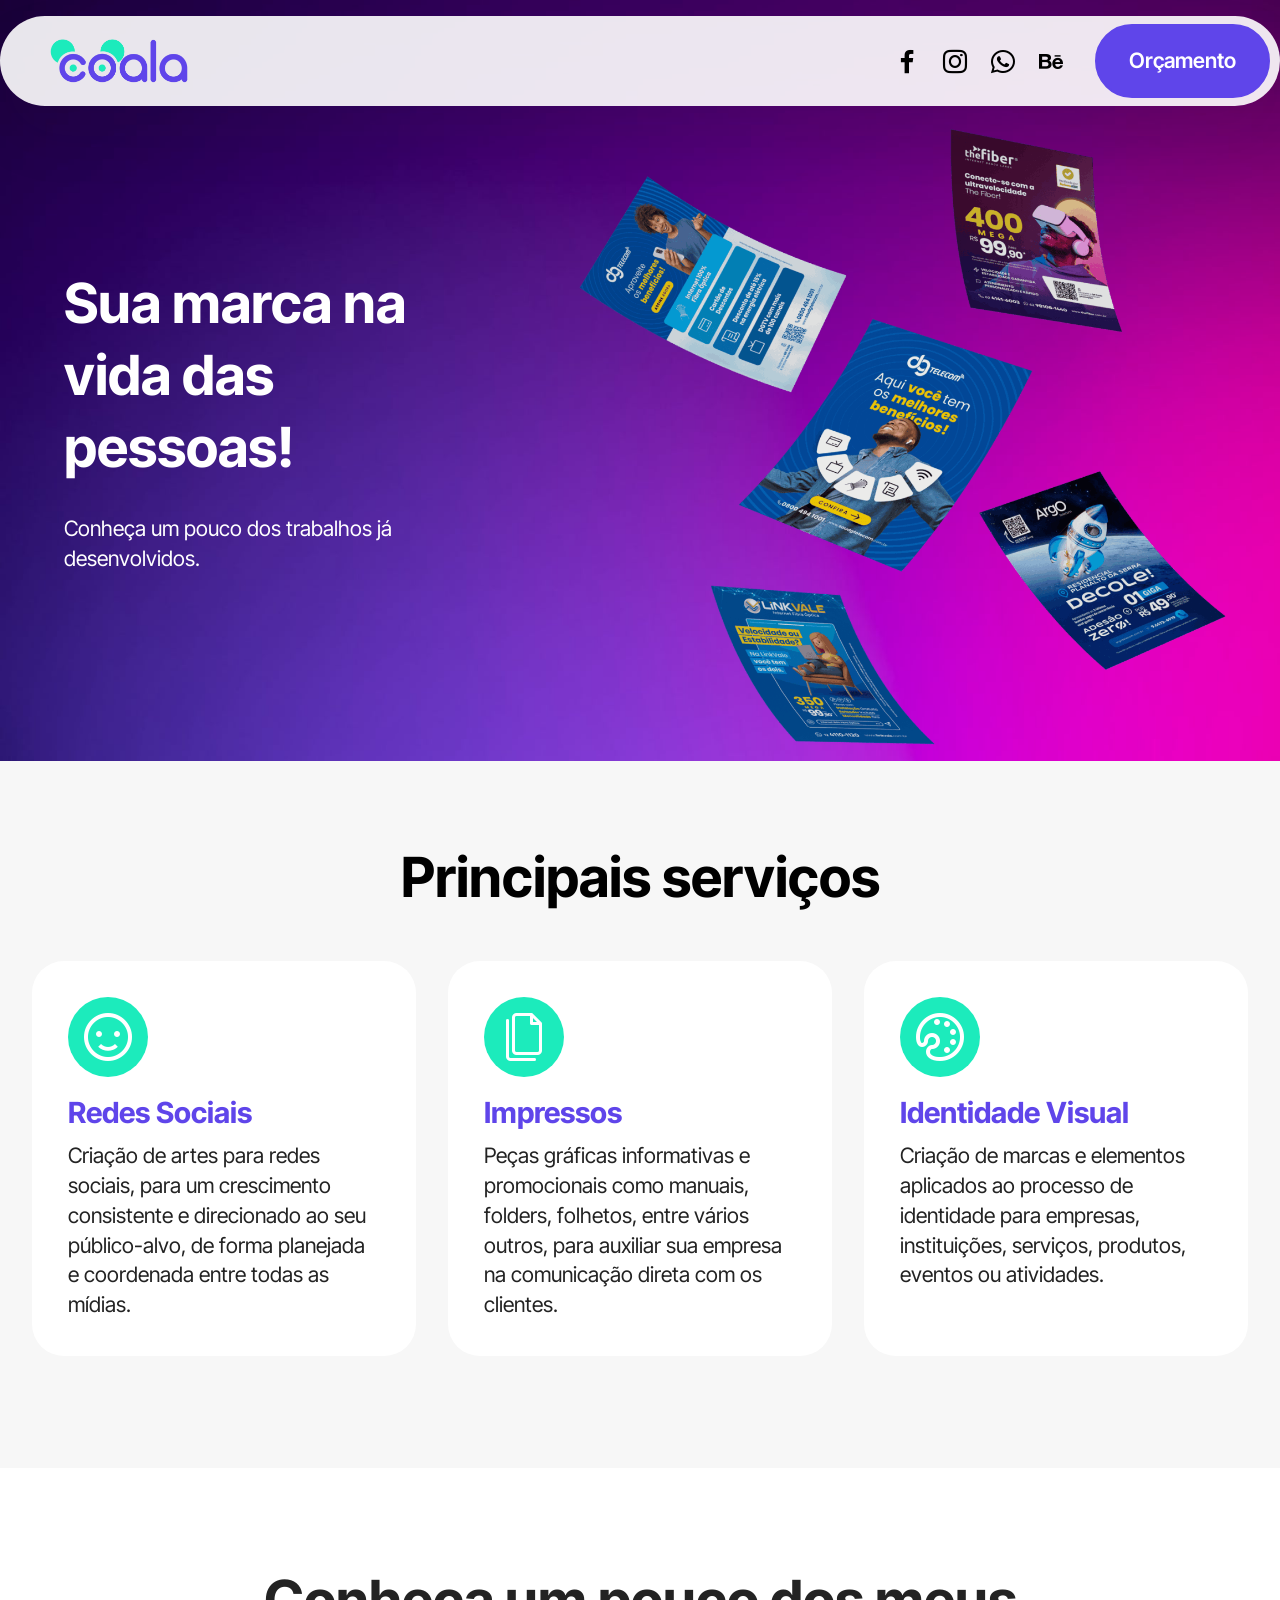
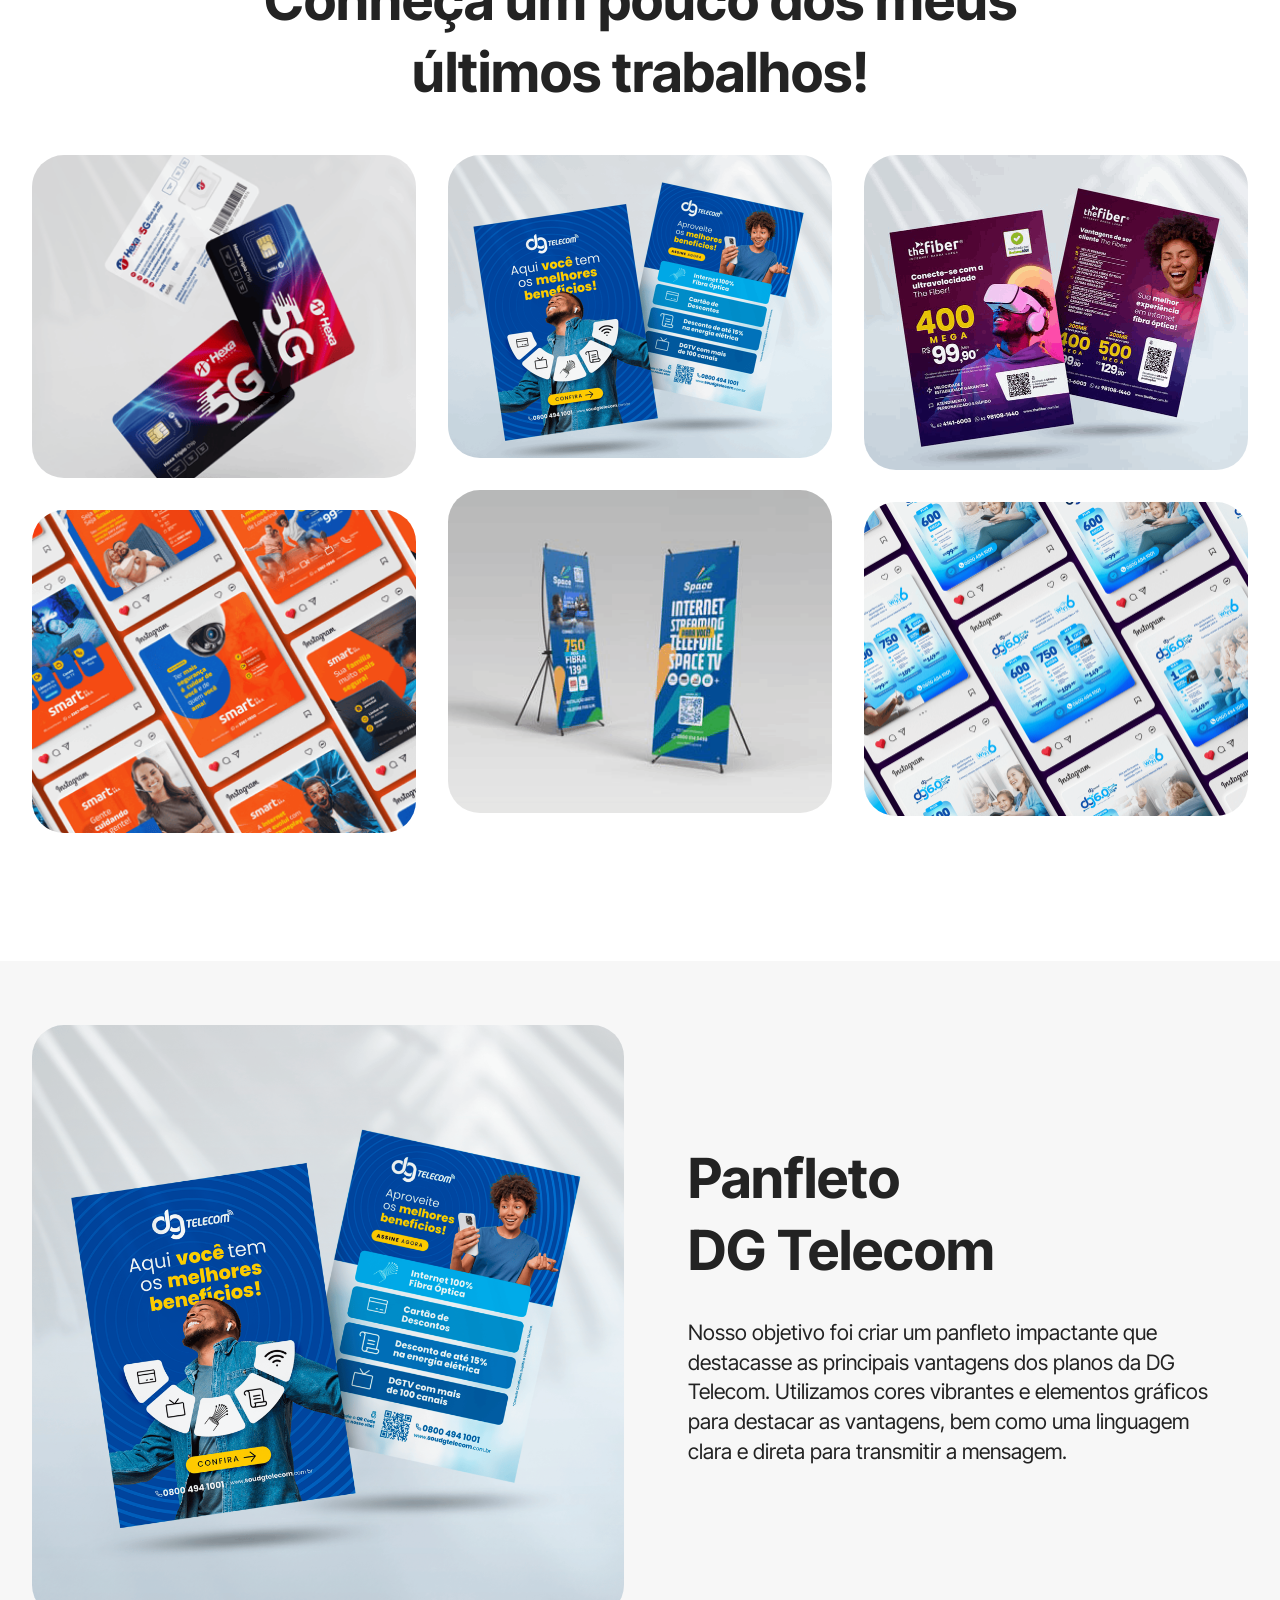
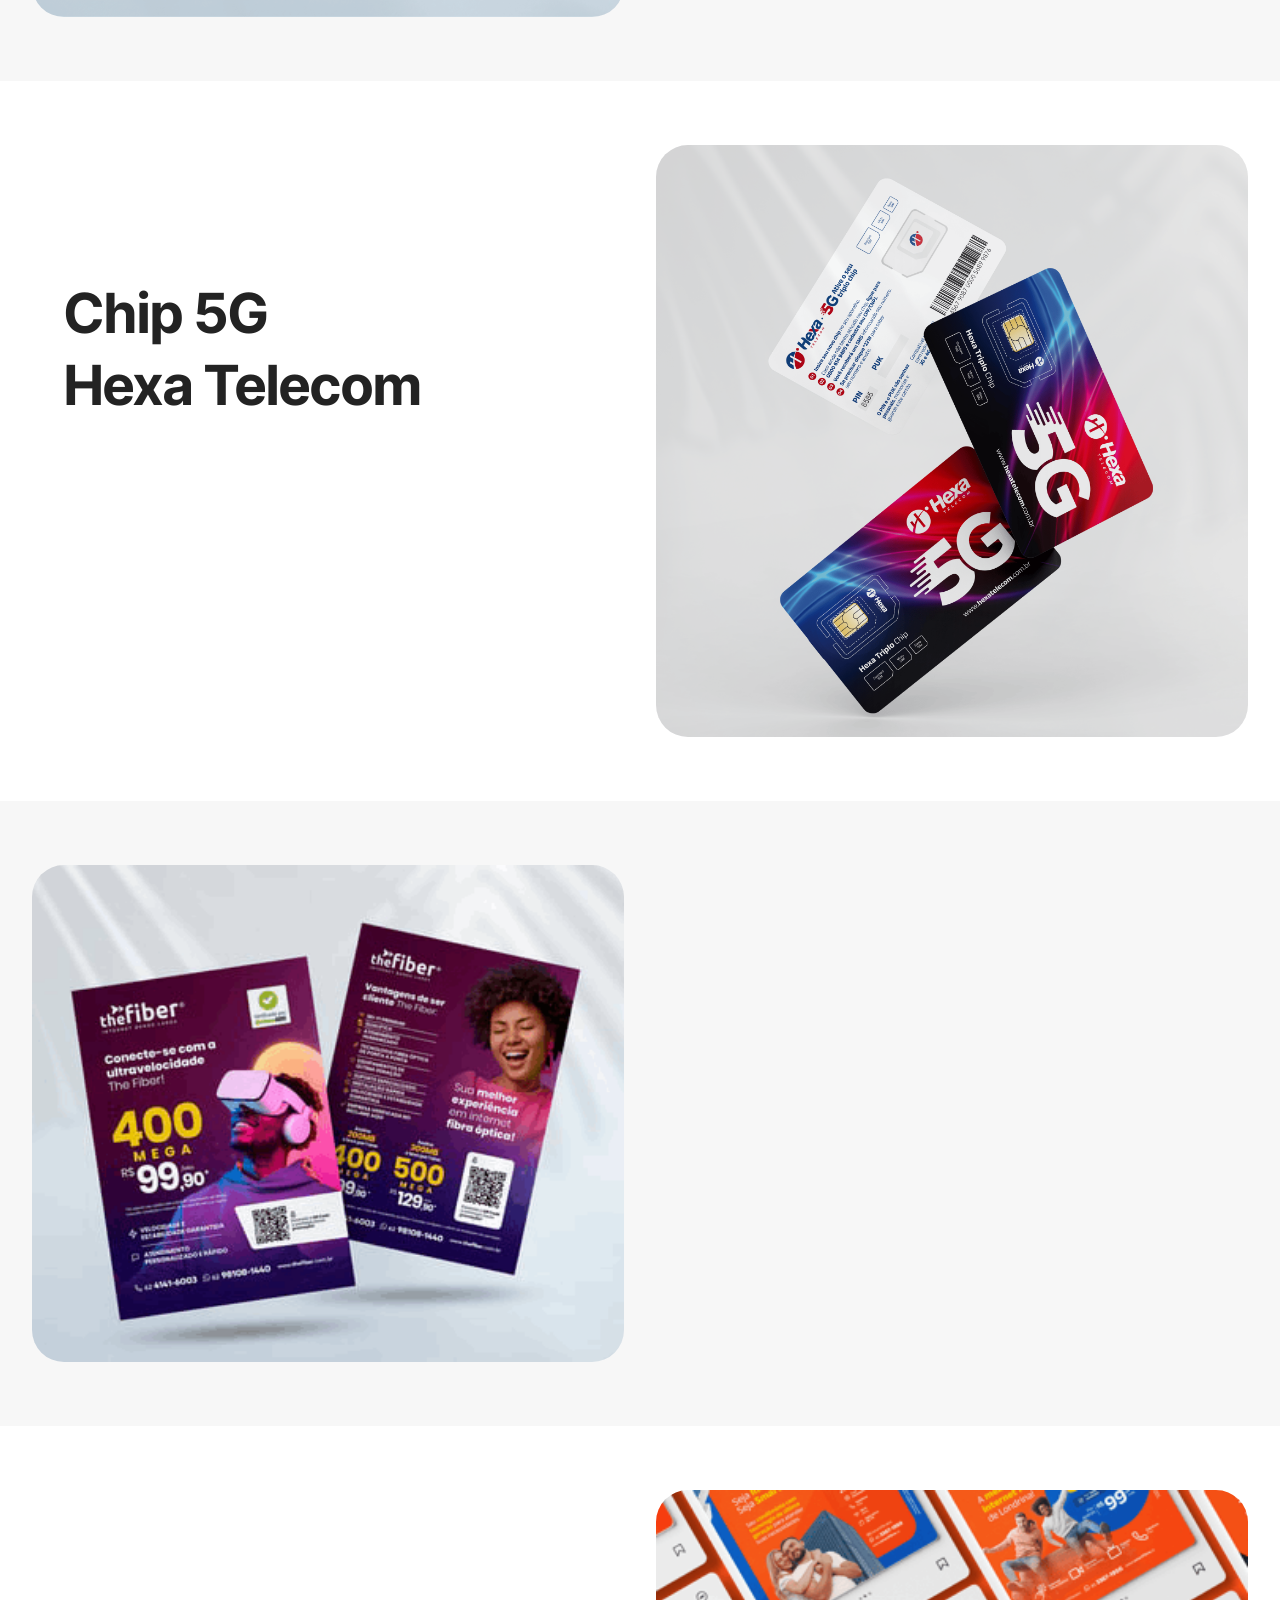
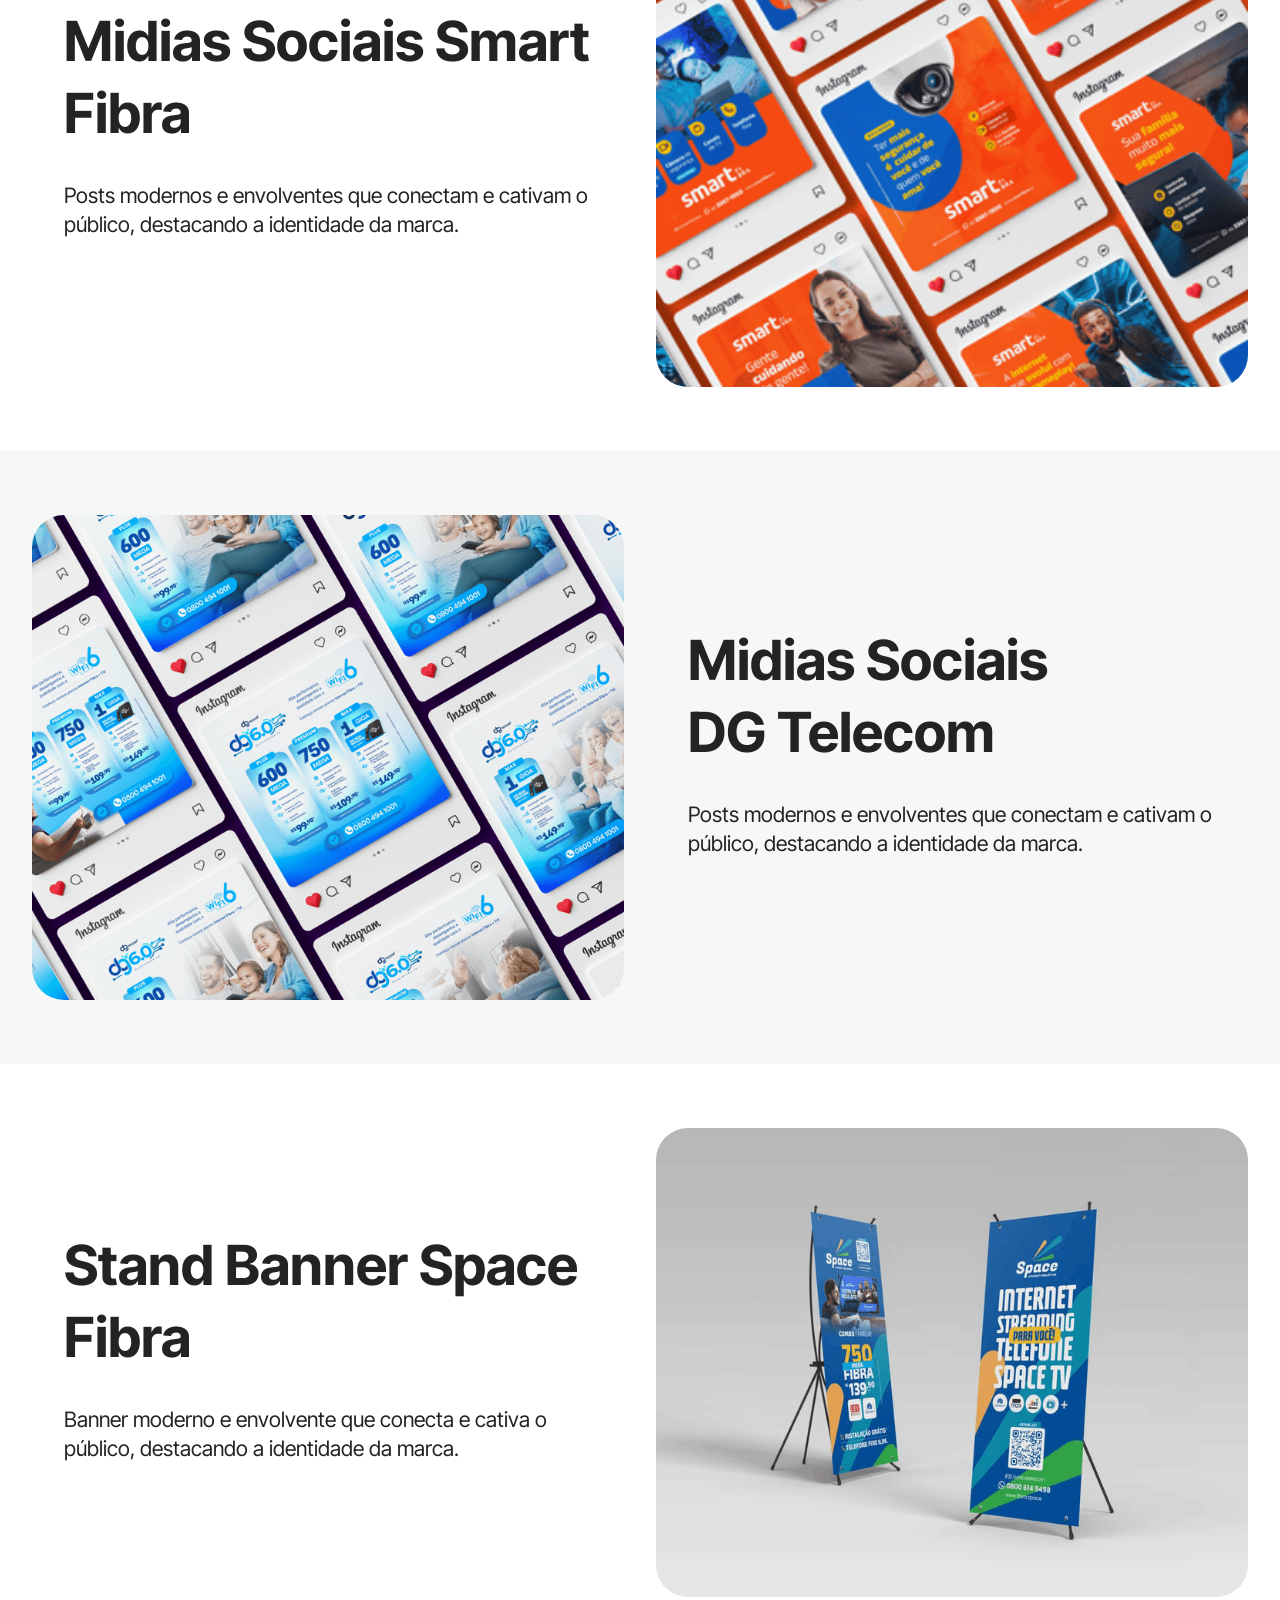
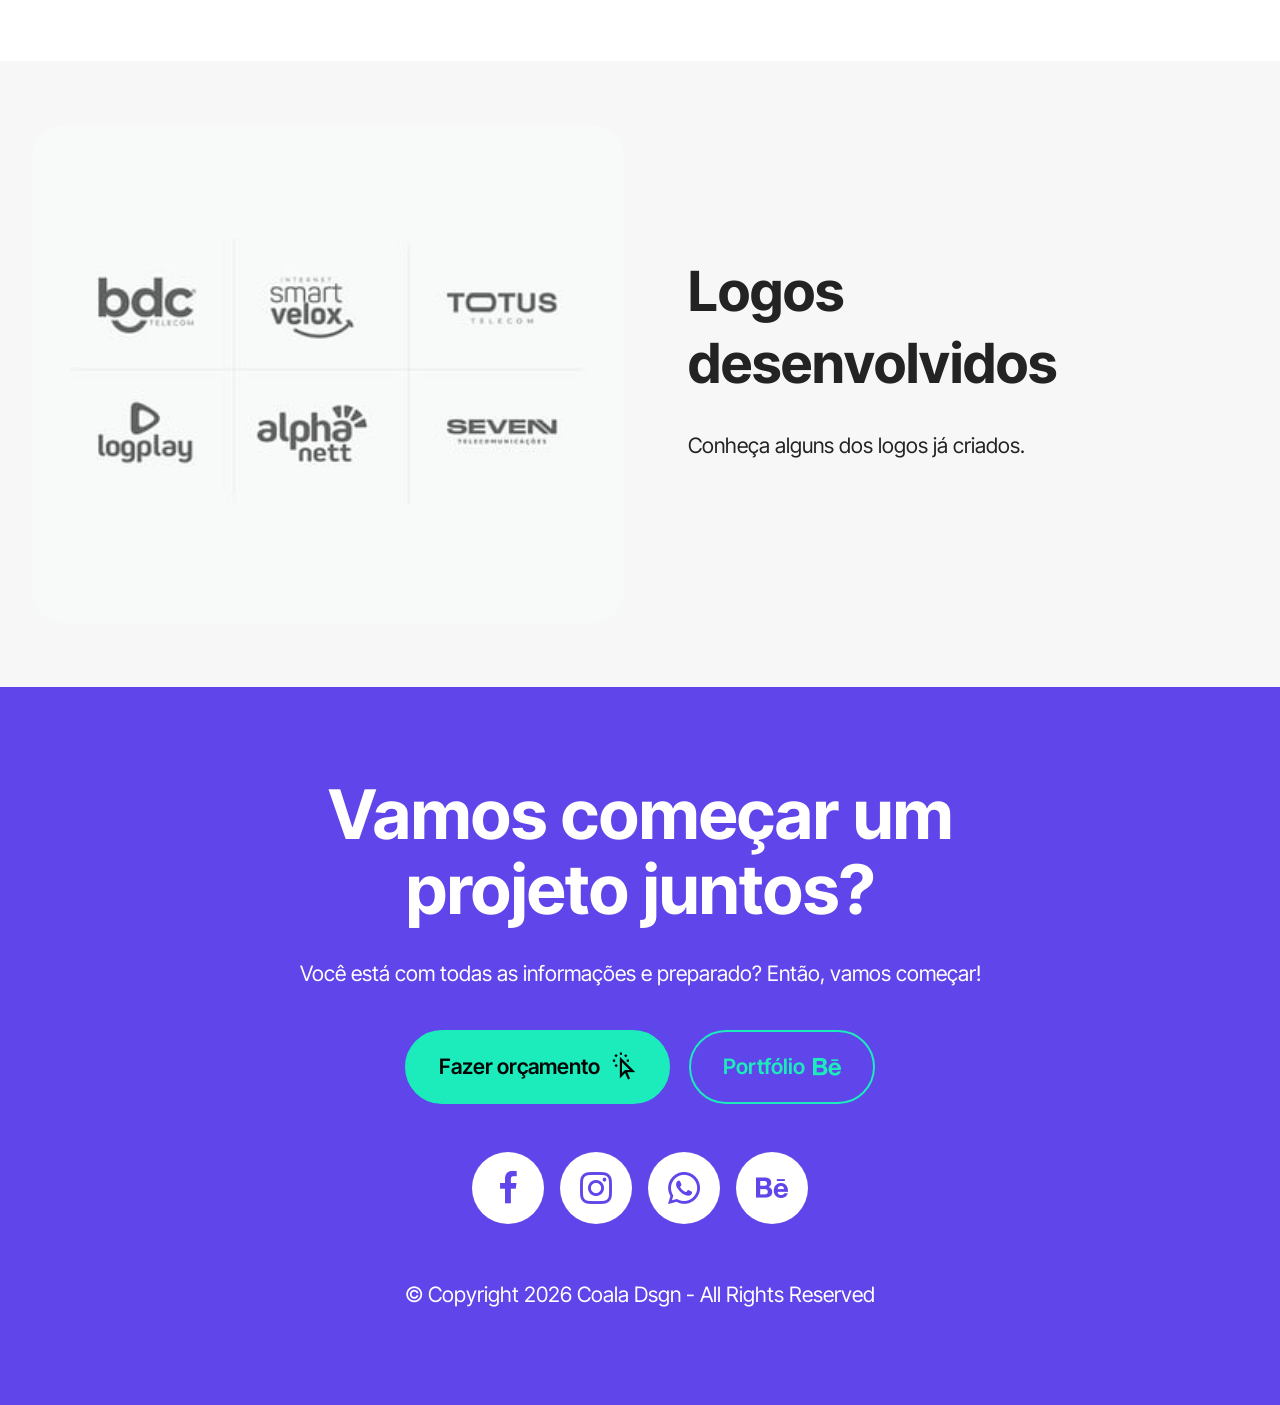
<file: index.html>
<!DOCTYPE html>
<html  >
<head>   
<link rel="canonical" href="https://coaladsgn.com"/>
	<!-- Google Tag Manager -->
<script>(function(w,d,s,l,i){w[l]=w[l]||[];w[l].push({'gtm.start':
new Date().getTime(),event:'gtm.js'});var f=d.getElementsByTagName(s)[0],
j=d.createElement(s),dl=l!='dataLayer'?'&l='+l:'';j.async=true;j.src=
'https://www.googletagmanager.com/gtm.js?id='+i+dl;f.parentNode.insertBefore(j,f);
})(window,document,'script','dataLayer','GTM-NLQ5HMNQ');</script>
<!-- End Google Tag Manager -->

  <!-- Site made with Coala Dsgn,  -->
  <meta charset="UTF-8">
  <meta http-equiv="X-UA-Compatible" content="IE=edge">
  <meta name="generator" content="Mobirise v6.1.12, mobirise.com">
  <meta name="twitter:card" content="summary_large_image"/>
  <meta name="twitter:image:src" content="assets/images/index-meta.webp">
  <meta property="og:image" content="assets/images/index-meta.webp">
  <meta name="twitter:title" content="Coala Design: Serviços Gráficos Personalizados para Sua Empresa">
  <meta name="viewport" content="width=device-width, initial-scale=1, minimum-scale=1">
  <link rel="shortcut icon" href="assets/images/fav-azg89krl71hvrdk9-1.webp" type="image/x-icon">
  <meta name="description" content="Oferecemos serviços gráficos personalizados que ajudam sua marca a se destacar nas redes sociais e no mundo offline. Entre em contato para saber mais sobre design gráfico e como podemos ajudar sua marca a brilhar!">
  
  
  <title>Coala Design: Serviços Gráficos Personalizados para Sua Empresa</title>
  <link rel="stylesheet" href="assets/web/assets/mobirise-icons2/mobirise2.css">
  <link rel="stylesheet" href="assets/web/assets/mobirise-icons-bold/mobirise-icons-bold.css">
  <link rel="stylesheet" href="assets/bootstrap/css/bootstrap.min.css">
  <link rel="stylesheet" href="assets/animatecss/animate.css">
  <link rel="stylesheet" href="assets/dropdown/css/style.css">
  <link rel="stylesheet" href="assets/socicon/css/styles.css">
  <link rel="stylesheet" href="assets/theme/css/style.css">
  <link rel="stylesheet" href="assets/gallery/style.css">
  <link rel="preload" href="https://fonts.googleapis.com/css?family=Inter+Tight:100,200,300,400,500,600,700,800,900,100i,200i,300i,400i,500i,600i,700i,800i,900i&display=swap" as="style" onload="this.onload=null;this.rel='stylesheet'">
  <noscript><link rel="stylesheet" href="https://fonts.googleapis.com/css?family=Inter+Tight:100,200,300,400,500,600,700,800,900,100i,200i,300i,400i,500i,600i,700i,800i,900i&display=swap"></noscript>
  <link rel="preload" as="style" href="assets/mobirise/css/mbr-additional.css?v=KIcGoR"><link rel="stylesheet" href="assets/mobirise/css/mbr-additional.css?v=KIcGoR" type="text/css">

  
  
  
</head>
<body>
  <!-- Google Tag Manager (noscript) -->
<noscript><iframe src="https://www.googletagmanager.com/ns.html?id=GTM-NLQ5HMNQ"
height="0" width="0" style="display:none;visibility:hidden"></iframe></noscript>
<!-- End Google Tag Manager (noscript) -->
 
  <section data-bs-version="5.1" class="menu menu2 cid-tJS6tZXiPa" once="menu" id="menu02-0">
	

	<nav class="navbar navbar-dropdown navbar-fixed-top navbar-expand-lg">
		<div class="container">
			<div class="navbar-brand">
				<span class="navbar-logo">
					<a href="https://www.coaladsgn.com/">
						<img src="assets/images/logo-coala-a3qpnkgbgbfbpbwk-307x118.png" alt="Coala Design" style="height: 3.7rem;">
					</a>
				</span>
				
			</div>
			<button class="navbar-toggler" type="button" data-toggle="collapse" data-bs-toggle="collapse" data-target="#navbarSupportedContent" data-bs-target="#navbarSupportedContent" aria-controls="navbarNavAltMarkup" aria-expanded="false" aria-label="Toggle navigation">
				<div class="hamburger">
					<span></span>
					<span></span>
					<span></span>
					<span></span>
				</div>
			</button>
			<div class="collapse navbar-collapse" id="navbarSupportedContent">
				
				<div class="icons-menu">
					<a class="iconfont-wrapper" href="https://www.facebook.com/coaladsgn" target="_blank">
						<span class="p-2 mbr-iconfont socicon-facebook socicon"></span>
					</a>
					<a class="iconfont-wrapper" href="https://www.instagram.com/coaladsgn" target="_blank">
						<span class="p-2 mbr-iconfont socicon-instagram socicon"></span>
					</a>
					<a class="iconfont-wrapper" href="https://api.whatsapp.com/send?phone=5584981029134&text=Ol%C3%A1!%20Vim%20pelo%20site%20e%20tenho%20interesse%20em%20seus%20servi%C3%A7os,%20gostaria%20de%20um%20or%C3%A7amento." target="_blank">
						<span class="p-2 mbr-iconfont socicon-whatsapp socicon"></span>
					</a>
					<a class="iconfont-wrapper" href="https://www.behance.net/coaladsgn" target="_blank">
						<span class="p-2 mbr-iconfont socicon-behance socicon"></span>
					</a>
				</div>
				<div class="navbar-buttons mbr-section-btn"><a class="btn btn-primary display-4" href="https://tally.so/r/VLJv7J" target="_blank">Orçamento</a></div>
			</div>
		</div>
	</nav>
</section>

<section data-bs-version="5.1" class="start article4 cid-vdKQbJYz8O" id="article04-25">
	

	
	

	<div class="container">
		<div class="row justify-content-center">
			<div class="col-12 col-md-12 col-lg-7 image-wrapper">
				<img class="w-100" src="assets/images/pan-2-mxbl9gplzvieb9qa-1256x1171.png" alt="mockup coala dsgn">
			</div>
			<div class="col-12 col-md-12 col-lg">
				<div class="text-wrapper align-left">
					<h1 class="mbr-section-title mbr-fonts-style mb-4 display-2"><strong>Sua marca na vida das pessoas!</strong></h1>
					<p class="mbr-text mbr-fonts-style mb-4 display-7">
						Conheça um pouco dos trabalhos já desenvolvidos.
					</p>
					
				</div>
			</div>
		</div>
	</div>
</section>

<section data-bs-version="5.1" class="features5 cid-vdKLP9fHgx" id="features05-21">
  

  
  
  <div class="container">
    <div class="row mb-5 justify-content-center">
      <div class="col-12 content-head">
        <h3 class="mbr-section-title mbr-fonts-style align-center mb-0 display-2"><strong>Principais serviços</strong></h3>
        
      </div>
    </div>
    <div class="row">
      <div class="item features-without-image col-12 col-md-6 col-lg-4 item-mb">
        <div class="item-wrapper">
          <div class="card-box align-left">
            <div class="iconfont-wrapper">
              <span class="mbr-iconfont mobi-mbri-smile-face mobi-mbri"></span>
            </div>
            <h5 class="card-title mbr-fonts-style display-5"><strong>Redes Sociais</strong></h5>
            <p class="card-text mbr-fonts-style display-7">
              Criação de artes para redes sociais, para um crescimento consistente e direcionado ao seu público-alvo, de forma planejada e coordenada entre todas as mídias.
            </p>

            
          </div>
        </div>
      </div>
      <div class="item features-without-image col-12 col-md-6 col-lg-4 item-mb">
        <div class="item-wrapper">
          <div class="card-box align-left">
            <div class="iconfont-wrapper">
              <span class="mbr-iconfont mbrib-pages"></span>
            </div>
            <h5 class="card-title mbr-fonts-style display-5">
              <strong>Impressos</strong>
            </h5>
            <p class="card-text mbr-fonts-style display-7">
              Peças gráficas informativas e promocionais como manuais, folders, folhetos, entre vários outros, para auxiliar sua empresa na comunicação direta com os clientes.
            </p>

            
          </div>
        </div>
      </div>
      <div class="item features-without-image col-12 col-md-6 col-lg-4 item-mb">
        <div class="item-wrapper">
          <div class="card-box align-left">
            <div class="iconfont-wrapper">
              <span class="mbr-iconfont mobi-mbri-change-style mobi-mbri"></span>
            </div>
            <h5 class="card-title mbr-fonts-style display-5"><strong>Identidade Visual</strong></h5>
            <p class="card-text mbr-fonts-style display-7">
              Criação de marcas e elementos aplicados ao processo de identidade para empresas, instituições, serviços, produtos, eventos ou atividades.
            </p>

            
          </div>
        </div>
      </div>
    </div>
  </div>
</section>

<section data-bs-version="5.1" class="gallery1 mbr-gallery cid-tMlDYtQ5fF" id="gallery02-v">
    

    
    

    <div class="container-fluid">
        <div class="row justify-content-center">
            <div class="col-12 content-head">
                <div class="mbr-section-head mb-5">
                    <h3 class="mbr-section-title mbr-fonts-style align-center m-0 display-2"><strong>Conheça um pouco dos meus últimos&nbsp;trabalhos!</strong></h3>
                    
                </div>
            </div>
        </div>
        <div class="row mbr-gallery mbr-masonry" data-masonry="{&quot;percentPosition&quot;: true }">
            <div class="col-12 col-md-6 col-lg-4 item gallery-image active">
                <div class="item-wrapper" data-toggle="modal" data-bs-toggle="modal" data-target="#veyCUwwXa4-modal" data-bs-target="#veyCUwwXa4-modal">
                    <img class="w-100" src="assets/images/e577a81570484751.647a38414a8c4-aop6ldger8tav1gb-375x315.png" alt="Mobirise Website Builder" data-slide-to="0" data-bs-slide-to="0" data-target="#lb-veyCUwwXa4" data-bs-target="#lb-veyCUwwXa4">
                    <div class="icon-wrapper">
                        <span class="mobi-mbri mobi-mbri-search mbr-iconfont mbr-iconfont-btn"></span>
                    </div>
                </div>
                
            </div><div class="col-12 col-md-6 col-lg-4 item gallery-image">
                <div class="item-wrapper" data-toggle="modal" data-bs-toggle="modal" data-target="#veyCUwwXa4-modal" data-bs-target="#veyCUwwXa4-modal">
                    <img class="w-100" src="assets/images/a961dc157338131.6376d1f6e3055-yrd623g970u5rldk-768x606.png" alt="Mobirise Website Builder" data-slide-to="1" data-bs-slide-to="1" data-target="#lb-veyCUwwXa4" data-bs-target="#lb-veyCUwwXa4">
                    <div class="icon-wrapper">
                        <span class="mobi-mbri mobi-mbri-search mbr-iconfont mbr-iconfont-btn"></span>
                    </div>
                </div>
                
            </div>
            
            <div class="col-12 col-md-6 col-lg-4 item gallery-image">
                <div class="item-wrapper" data-toggle="modal" data-bs-toggle="modal" data-target="#veyCUwwXa4-modal" data-bs-target="#veyCUwwXa4-modal">
                    <img class="w-100" src="assets/images/50503b156784703.636d0bb4a9eec-mv04elrx3gslqj04-768x629.png" alt="Mobirise Website Builder" data-slide-to="2" data-bs-slide-to="2" data-target="#lb-veyCUwwXa4" data-bs-target="#lb-veyCUwwXa4">
                    <div class="icon-wrapper">
                        <span class="mobi-mbri mobi-mbri-search mbr-iconfont mbr-iconfont-btn"></span>
                    </div>
                </div>
                
            </div>
            <div class="col-12 col-md-6 col-lg-4 item gallery-image">
                <div class="item-wrapper" data-toggle="modal" data-bs-toggle="modal" data-target="#veyCUwwXa4-modal" data-bs-target="#veyCUwwXa4-modal">
                    <img class="w-100" src="assets/images/805b751815454111.651db0fb3c465-ae0oaawx9gc2kok1-375x315.png" alt="Mobirise Website Builder" data-slide-to="3" data-bs-slide-to="3" data-target="#lb-veyCUwwXa4" data-bs-target="#lb-veyCUwwXa4">
                    <div class="icon-wrapper">
                        <span class="mobi-mbri mobi-mbri-search mbr-iconfont mbr-iconfont-btn"></span>
                    </div>
                </div>
                
            </div>
            <div class="col-12 col-md-6 col-lg-4 item gallery-image">
                <div class="item-wrapper" data-toggle="modal" data-bs-toggle="modal" data-target="#veyCUwwXa4-modal" data-bs-target="#veyCUwwXa4-modal">
                    <img class="w-100" src="assets/images/8b30b5198790099.6647429564dac-dwxybb5g95tx2bql-768x629.png" alt="Mobirise Website Builder" data-slide-to="4" data-bs-slide-to="4" data-target="#lb-veyCUwwXa4" data-bs-target="#lb-veyCUwwXa4">
                    <div class="icon-wrapper">
                        <span class="mobi-mbri mobi-mbri-search mbr-iconfont mbr-iconfont-btn"></span>
                    </div>
                </div>
                
            </div>
            <div class="col-12 col-md-6 col-lg-4 item gallery-image">
                <div class="item-wrapper" data-toggle="modal" data-bs-toggle="modal" data-target="#veyCUwwXa4-modal" data-bs-target="#veyCUwwXa4-modal">
                    <img class="w-100" src="assets/images/b3692f1761549891.64c0087e5422e-min-ae0meejggkhn07rj-375x315.png" alt="Mobirise Website Builder" data-slide-to="5" data-bs-slide-to="5" data-target="#lb-veyCUwwXa4" data-bs-target="#lb-veyCUwwXa4">
                    <div class="icon-wrapper">
                        <span class="mobi-mbri mobi-mbri-search mbr-iconfont mbr-iconfont-btn"></span>
                    </div>
                </div>
                
            </div>
            
        </div>

        <div class="modal mbr-slider" tabindex="-1" role="dialog" aria-hidden="true" id="veyCUwwXa4-modal">
            <div class="modal-dialog" role="document">
                <div class="modal-content">
                    <div class="modal-body">
                        <div class="carousel slide carousel-fade" id="lb-veyCUwwXa4" data-interval="5000" data-bs-interval="5000">
                            <div class="carousel-inner">
                                <div class="carousel-item active">
                                    <img class="d-block w-100" src="assets/images/e577a81570484751.647a38414a8c4-aop6ldger8tav1gb-375x315.png" alt="Mobirise Website Builder">
                                </div><div class="carousel-item">
                                    <img class="d-block w-100" src="assets/images/a961dc157338131.6376d1f6e3055-yrd623g970u5rldk-768x606.png" alt="Mobirise Website Builder">
                                </div>
                                
                                <div class="carousel-item">
                                    <img class="d-block w-100" src="assets/images/50503b156784703.636d0bb4a9eec-mv04elrx3gslqj04-768x629.png" alt="Mobirise Website Builder">
                                </div>
                                <div class="carousel-item">
                                    <img class="d-block w-100" src="assets/images/805b751815454111.651db0fb3c465-ae0oaawx9gc2kok1-375x315.png" alt="Mobirise Website Builder">
                                </div>
                                <div class="carousel-item">
                                    <img class="d-block w-100" src="assets/images/8b30b5198790099.6647429564dac-dwxybb5g95tx2bql-768x629.png" alt="Mobirise Website Builder">
                                </div>
                                <div class="carousel-item">
                                    <img class="d-block w-100" src="assets/images/b3692f1761549891.64c0087e5422e-min-ae0meejggkhn07rj-375x315.png" alt="Mobirise Website Builder">
                                </div>
                                
                            </div>
                            <ol class="carousel-indicators">
                                <li data-slide-to="0" data-bs-slide-to="0" class="active" data-target="#lb-veyCUwwXa4" data-bs-target="#lb-veyCUwwXa4"></li>
                                <li data-slide-to="1" data-bs-slide-to="1" data-target="#lb-veyCUwwXa4" data-bs-target="#lb-veyCUwwXa4"></li>
                                <li data-slide-to="2" data-bs-slide-to="2" data-target="#lb-veyCUwwXa4" data-bs-target="#lb-veyCUwwXa4"></li>
                                <li data-slide-to="3" data-bs-slide-to="3" data-target="#lb-veyCUwwXa4" data-bs-target="#lb-veyCUwwXa4"></li>
                                <li data-slide-to="4" data-bs-slide-to="4" data-target="#lb-veyCUwwXa4" data-bs-target="#lb-veyCUwwXa4"></li>
                                <li data-slide-to="5" data-bs-slide-to="5" data-target="#lb-veyCUwwXa4" data-bs-target="#lb-veyCUwwXa4"></li>
                                
                            </ol>
                            <a role="button" href="" class="close" data-dismiss="modal" data-bs-dismiss="modal" aria-label="Close">
                            </a>
                            <a class="carousel-control-prev carousel-control" role="button" data-slide="prev" data-bs-slide="prev" href="#lb-veyCUwwXa4">
                                <span class="mobi-mbri mobi-mbri-arrow-prev" aria-hidden="true"></span>
                                <span class="sr-only visually-hidden">Previous</span>
                            </a>
                            <a class="carousel-control-next carousel-control" role="button" data-slide="next" data-bs-slide="next" href="#lb-veyCUwwXa4">
                                <span class="mobi-mbri mobi-mbri-arrow-next" aria-hidden="true"></span>
                                <span class="sr-only visually-hidden">Next</span>
                            </a>
                        </div>
                    </div>
                </div>
            </div>
        </div>
    </div>
</section>

<section data-bs-version="5.1" class="header1 cid-vdGhd7HIdX" id="header01-1t">
	

	
	

	<div class="container">
		<div class="row justify-content-center">
			<div class="col-12 col-md-12 col-lg-6 image-wrapper">
				<img class="w-100" src="assets/images/dg-panfleto.webp" alt="Panfleto DG Telecom">
			</div>
			<div class="col-12 col-lg col-md-12">
				<div class="text-wrapper align-left">
					<h1 class="mbr-section-title mbr-fonts-style mb-4 display-2"><strong>Panfleto </strong><br><strong>DG Telecom</strong></h1>
					<p class="mbr-text mbr-fonts-style mb-4 display-7">
						Nosso objetivo foi criar um panfleto impactante que destacasse as principais vantagens dos planos da DG Telecom. Utilizamos cores vibrantes e elementos gráficos para destacar as vantagens, bem como uma linguagem clara e direta para transmitir a mensagem.
					</p>
					
				</div>
			</div>
		</div>
	</div>
</section>

<section data-bs-version="5.1" class="header1 cid-vdGhHsyXA5" id="header01-1u">
	

	
	

	<div class="container">
		<div class="row justify-content-center">
			<div class="col-12 col-md-12 col-lg-6 image-wrapper">
				<img class="w-100" src="assets/images/hexa-chip.webp" alt="Chip 5G Hexa Telecom">
			</div>
			<div class="col-12 col-lg col-md-12">
				<div class="text-wrapper align-left">
					<h1 class="mbr-section-title mbr-fonts-style mb-4 display-2"><strong>Chip 5G </strong><br><strong> Hexa Telecom</strong></h1>
					<p class="mbr-text mbr-fonts-style mb-4 display-7">
						O chip 5G é a próxima geração de tecnologia sem fio que oferece velocidades mais rápidas e maior capacidade de rede. Este projeto de design gráfico apresenta o chip 5G em um estilo moderno e elegante.
					</p>
					
				</div>
			</div>
		</div>
	</div>
</section>

<section data-bs-version="5.1" class="header1 cid-vdGhUl4Wk9" id="header01-1v">
	

	
	

	<div class="container">
		<div class="row justify-content-center">
			<div class="col-12 col-md-12 col-lg-6 image-wrapper">
				<img class="w-100" src="assets/images/50503b1567847031.636d0bb4a9eec-mv04elrx3gslqj04-375x315.png" alt="Panfleto The Fiber">
			</div>
			<div class="col-12 col-lg col-md-12">
				<div class="text-wrapper align-left">
					<h1 class="mbr-section-title mbr-fonts-style mb-4 display-2"><strong>Panfleto </strong><br><strong> The Fiber</strong></h1>
					<p class="mbr-text mbr-fonts-style mb-4 display-7">
						Nossa missão era desenvolver um panfleto de alto impacto que ressaltasse os benefícios chave dos planos da The Fiber. Fizemos uso de cores intensas e elementos gráficos para enfatizar os benefícios, além de uma linguagem simples e objetiva.
					</p>
					
				</div>
			</div>
		</div>
	</div>
</section>

<section data-bs-version="5.1" class="header1 cid-vdGi20bRKb" id="header01-1w">
	

	
	

	<div class="container">
		<div class="row justify-content-center">
			<div class="col-12 col-md-12 col-lg-6 image-wrapper">
				<img class="w-100" src="assets/images/b3692f1761549891.64c0087e5422e-min-ae0meejggkhn07rj-375x315.png" alt="Midias Sociais Smart Fibra">
			</div>
			<div class="col-12 col-lg col-md-12">
				<div class="text-wrapper align-left">
					<h1 class="mbr-section-title mbr-fonts-style mb-4 display-2"><strong>Midias Sociais  Smart Fibra</strong></h1>
					<p class="mbr-text mbr-fonts-style mb-4 display-7">
						Posts modernos e envolventes que conectam e cativam o público, destacando a identidade da marca.
					</p>
					
				</div>
			</div>
		</div>
	</div>
</section>

<section data-bs-version="5.1" class="header1 cid-vdGiaZ0AOD" id="header01-1x">
	

	
	

	<div class="container">
		<div class="row justify-content-center">
			<div class="col-12 col-md-12 col-lg-6 image-wrapper">
				<img class="w-100" src="assets/images/8b30b5198790099.6647429564dac-dwxybb5g95tx2bql-768x629.png" alt="Midias Sociais DG Telecom">
			</div>
			<div class="col-12 col-lg col-md-12">
				<div class="text-wrapper align-left">
					<h1 class="mbr-section-title mbr-fonts-style mb-4 display-2"><strong>Midias Sociais </strong><br><strong>DG Telecom</strong></h1>
					<p class="mbr-text mbr-fonts-style mb-4 display-7">
						Posts modernos e envolventes que conectam e cativam o público, destacando a identidade da marca.
					</p>
					
				</div>
			</div>
		</div>
	</div>
</section>

<section data-bs-version="5.1" class="header1 cid-vdGigQPfjv" id="header01-1y">
	

	
	

	<div class="container">
		<div class="row justify-content-center">
			<div class="col-12 col-md-12 col-lg-6 image-wrapper">
				<img class="w-100" src="assets/images/805b75181545411.651db0fb3c465-ae0oaawx9gc2kok1-768x609.png" alt="Stand Banner Space Fibra">
			</div>
			<div class="col-12 col-lg col-md-12">
				<div class="text-wrapper align-left">
					<h1 class="mbr-section-title mbr-fonts-style mb-4 display-2"><strong>Stand Banner  Space Fibra</strong></h1>
					<p class="mbr-text mbr-fonts-style mb-4 display-7">
						Banner moderno e envolvente que conecta e cativa o público, destacando a identidade da marca.
					</p>
					
				</div>
			</div>
		</div>
	</div>
</section>

<section data-bs-version="5.1" class="header1 cid-vdGipiCwfD" id="header01-1z">
	

	
	

	<div class="container">
		<div class="row justify-content-center">
			<div class="col-12 col-md-12 col-lg-6 image-wrapper">
				<img class="w-100" src="assets/images/logos-ybg8bzzr5dtvbj2v1-375x315.png" alt="Logos desenvolvidos">
			</div>
			<div class="col-12 col-lg col-md-12">
				<div class="text-wrapper align-left">
					<h1 class="mbr-section-title mbr-fonts-style mb-4 display-2"><strong>Logos desenvolvidos</strong></h1>
					<p class="mbr-text mbr-fonts-style mb-4 display-7">
						Conheça alguns dos logos já criados.
					</p>
					
				</div>
			</div>
		</div>
	</div>
</section>

<section data-bs-version="5.1" class="header09 cid-tLAX5BnXkJ" id="header09-q">
	
	
	<div class="container">
		<div class="row">
			<div class="content-wrap col-12 col-md-7">
				<h1 class="mbr-section-title mbr-fonts-style mbr-white mb-4 display-1"><strong>Vamos começar um projeto juntos?</strong></h1>
				
				<p class="mbr-fonts-style mbr-text mbr-white mb-4 display-7">
					Você está com todas as informações e preparado? Então, vamos começar!
				</p>
				<div class="mbr-section-btn"><a class="btn btn-secondary display-7" href="https://tally.so/r/VLJv7J" target="_blank"><span class="mobi-mbri mobi-mbri-cursor-click mbr-iconfont mbr-iconfont-btn"></span>Fazer orçamento</a> <a class="btn btn-secondary-outline display-7" href="https://www.behance.net/coaladsgn" target="_blank"><span class="socicon socicon-behance mbr-iconfont mbr-iconfont-btn"></span>Portfólio</a></div>
			</div>
		</div>
	</div>
</section>

<section data-bs-version="5.1" class="footer1 programm5 cid-vdGdNRTTof" once="footers" id="footer03-1s">

        

    

    <div class="container">
        <div class="row">

            

            <div class="col-12">
                <div class="social-row">
                    <div class="soc-item">
                        <a href="https://www.facebook.com/coaladsgn" target="_blank">
                            <span class="mbr-iconfont display-7 socicon-facebook socicon" style=""></span>
                        </a>
                    </div>
                    <div class="soc-item">
                        <a href="https://www.instagram.com/coaladsgn" target="_blank">
                            <span class="mbr-iconfont socicon-instagram socicon"></span>
                        </a>
                    </div>
                    <div class="soc-item">
                        <a href="https://api.whatsapp.com/send?phone=5584981029134&text=Ol%C3%A1!%20Vim%20pelo%20site%20e%20tenho%20interesse%20em%20seus%20servi%C3%A7os,%20gostaria%20de%20um%20or%C3%A7amento." target="_blank">
                            <span class="mbr-iconfont socicon-whatsapp socicon"></span>
                        </a>
                    </div>
                    <div class="soc-item">
                        <a href="https://www.behance.net/coaladsgn" target="_blank">
                            <span class="mbr-iconfont socicon-behance socicon"></span>
                        </a>
                    </div>
                    
                </div>
            </div>
            <div class="col-12 mt-5">
                <p class="mbr-fonts-style copyright display-7">
                    © Copyright 2026 Coala Dsgn - All Rights Reserved
                </p>
            </div>
        </div>
    </div>  
      </div>
<script src="assets/bootstrap/js/bootstrap.bundle.min.js"></script>  <script src="assets/smoothscroll/smooth-scroll.js"></script>  <script src="assets/ytplayer/index.js"></script>  <script src="assets/dropdown/js/navbar-dropdown.js"></script>  <script src="assets/masonry/masonry.pkgd.min.js"></script>  <script src="assets/imagesloaded/imagesloaded.pkgd.min.js"></script>  <script src="assets/theme/js/script.js"></script>  <script src="assets/gallery/player.min.js"></script>  <script src="assets/gallery/script.js"></script>  
	
  <input name="animation" type="hidden">
  </body>
</html>
</file>
<file: assets/web/assets/mobirise-icons2/mobirise2.css>
@font-face {
  font-family: 'Moririse2';
  font-display: swap;
  src:  url('mobirise2.eot?f2bix4');
  src:  url('mobirise2.eot?f2bix4#iefix') format('embedded-opentype'),
    url('mobirise2.woff2?f2bix4') format('woff2'),
    url('mobirise2.woff?f2bix4') format('woff'),
    url('mobirise2.ttf?f2bix4') format('truetype'),
    url('mobirise2.svg?f2bix4#mobirise2') format('svg');
  font-weight: normal;
  font-style: normal;
}

[class^="mobi-"], [class*=" mobi-"] {
  /* use !important to prevent issues with browser extensions that change fonts */
  font-family: 'Moririse2' !important;
  speak: none;
  font-style: normal;
  font-weight: normal;
  font-variant: normal;
  text-transform: none;
  line-height: 1;

  /* Better Font Rendering =========== */
  -webkit-font-smoothing: antialiased;
  -moz-osx-font-smoothing: grayscale;
}

.mobi-mbri-add-submenu:before {
  content: "\e900";
}
.mobi-mbri-alert:before {
  content: "\e901";
}
.mobi-mbri-align-center:before {
  content: "\e902";
}
.mobi-mbri-align-justify:before {
  content: "\e903";
}
.mobi-mbri-align-left:before {
  content: "\e904";
}
.mobi-mbri-align-right:before {
  content: "\e905";
}
.mobi-mbri-android:before {
  content: "\e906";
}
.mobi-mbri-apple:before {
  content: "\e907";
}
.mobi-mbri-arrow-down:before {
  content: "\e908";
}
.mobi-mbri-arrow-next:before {
  content: "\e909";
}
.mobi-mbri-arrow-prev:before {
  content: "\e90a";
}
.mobi-mbri-arrow-up:before {
  content: "\e90b";
}
.mobi-mbri-bold:before {
  content: "\e90c";
}
.mobi-mbri-bookmark:before {
  content: "\e90d";
}
.mobi-mbri-bootstrap:before {
  content: "\e90e";
}
.mobi-mbri-briefcase:before {
  content: "\e90f";
}
.mobi-mbri-browse:before {
  content: "\e910";
}
.mobi-mbri-bulleted-list:before {
  content: "\e911";
}
.mobi-mbri-calendar:before {
  content: "\e912";
}
.mobi-mbri-camera:before {
  content: "\e913";
}
.mobi-mbri-cart-add:before {
  content: "\e914";
}
.mobi-mbri-cart-full:before {
  content: "\e915";
}
.mobi-mbri-cash:before {
  content: "\e916";
}
.mobi-mbri-change-style:before {
  content: "\e917";
}
.mobi-mbri-chat:before {
  content: "\e918";
}
.mobi-mbri-clock:before {
  content: "\e919";
}
.mobi-mbri-close:before {
  content: "\e91a";
}
.mobi-mbri-cloud:before {
  content: "\e91b";
}
.mobi-mbri-code:before {
  content: "\e91c";
}
.mobi-mbri-contact-form:before {
  content: "\e91d";
}
.mobi-mbri-credit-card:before {
  content: "\e91e";
}
.mobi-mbri-cursor-click:before {
  content: "\e91f";
}
.mobi-mbri-cust-feedback:before {
  content: "\e920";
}
.mobi-mbri-database:before {
  content: "\e921";
}
.mobi-mbri-delivery:before {
  content: "\e922";
}
.mobi-mbri-desktop:before {
  content: "\e923";
}
.mobi-mbri-devices:before {
  content: "\e924";
}
.mobi-mbri-down:before {
  content: "\e925";
}
.mobi-mbri-download-2:before {
  content: "\e926";
}
.mobi-mbri-download:before {
  content: "\e927";
}
.mobi-mbri-drag-n-drop-2:before {
  content: "\e928";
}
.mobi-mbri-drag-n-drop:before {
  content: "\e929";
}
.mobi-mbri-edit-2:before {
  content: "\e92a";
}
.mobi-mbri-edit:before {
  content: "\e92b";
}
.mobi-mbri-error:before {
  content: "\e92c";
}
.mobi-mbri-extension:before {
  content: "\e92d";
}
.mobi-mbri-features:before {
  content: "\e92e";
}
.mobi-mbri-file:before {
  content: "\e92f";
}
.mobi-mbri-flag:before {
  content: "\e930";
}
.mobi-mbri-folder:before {
  content: "\e931";
}
.mobi-mbri-gift:before {
  content: "\e932";
}
.mobi-mbri-github:before {
  content: "\e933";
}
.mobi-mbri-globe-2:before {
  content: "\e934";
}
.mobi-mbri-globe:before {
  content: "\e935";
}
.mobi-mbri-growing-chart:before {
  content: "\e936";
}
.mobi-mbri-hearth:before {
  content: "\e937";
}
.mobi-mbri-help:before {
  content: "\e938";
}
.mobi-mbri-home:before {
  content: "\e939";
}
.mobi-mbri-hot-cup:before {
  content: "\e93a";
}
.mobi-mbri-idea:before {
  content: "\e93b";
}
.mobi-mbri-image-gallery:before {
  content: "\e93c";
}
.mobi-mbri-image-slider:before {
  content: "\e93d";
}
.mobi-mbri-info:before {
  content: "\e93e";
}
.mobi-mbri-italic:before {
  content: "\e93f";
}
.mobi-mbri-key:before {
  content: "\e940";
}
.mobi-mbri-laptop:before {
  content: "\e941";
}
.mobi-mbri-layers:before {
  content: "\e942";
}
.mobi-mbri-left-right:before {
  content: "\e943";
}
.mobi-mbri-left:before {
  content: "\e944";
}
.mobi-mbri-letter:before {
  content: "\e945";
}
.mobi-mbri-like:before {
  content: "\e946";
}
.mobi-mbri-link:before {
  content: "\e947";
}
.mobi-mbri-lock:before {
  content: "\e948";
}
.mobi-mbri-login:before {
  content: "\e949";
}
.mobi-mbri-logout:before {
  content: "\e94a";
}
.mobi-mbri-magic-stick:before {
  content: "\e94b";
}
.mobi-mbri-map-pin:before {
  content: "\e94c";
}
.mobi-mbri-menu:before {
  content: "\e94d";
}
.mobi-mbri-mobile-2:before {
  content: "\e94e";
}
.mobi-mbri-mobile-horizontal:before {
  content: "\e94f";
}
.mobi-mbri-mobile:before {
  content: "\e950";
}
.mobi-mbri-mobirise:before {
  content: "\e951";
}
.mobi-mbri-more-horizontal:before {
  content: "\e952";
}
.mobi-mbri-more-vertical:before {
  content: "\e953";
}
.mobi-mbri-music:before {
  content: "\e954";
}
.mobi-mbri-new-file:before {
  content: "\e955";
}
.mobi-mbri-numbered-list:before {
  content: "\e956";
}
.mobi-mbri-opened-folder:before {
  content: "\e957";
}
.mobi-mbri-pages:before {
  content: "\e958";
}
.mobi-mbri-paper-plane:before {
  content: "\e959";
}
.mobi-mbri-paperclip:before {
  content: "\e95a";
}
.mobi-mbri-phone:before {
  content: "\e95b";
}
.mobi-mbri-photo:before {
  content: "\e95c";
}
.mobi-mbri-photos:before {
  content: "\e95d";
}
.mobi-mbri-pin:before {
  content: "\e95e";
}
.mobi-mbri-play:before {
  content: "\e95f";
}
.mobi-mbri-plus:before {
  content: "\e960";
}
.mobi-mbri-preview:before {
  content: "\e961";
}
.mobi-mbri-print:before {
  content: "\e962";
}
.mobi-mbri-protect:before {
  content: "\e963";
}
.mobi-mbri-question:before {
  content: "\e964";
}
.mobi-mbri-quote-left:before {
  content: "\e965";
}
.mobi-mbri-quote-right:before {
  content: "\e966";
}
.mobi-mbri-redo:before {
  content: "\e967";
}
.mobi-mbri-refresh:before {
  content: "\e968";
}
.mobi-mbri-responsive-2:before {
  content: "\e969";
}
.mobi-mbri-responsive:before {
  content: "\e96a";
}
.mobi-mbri-right:before {
  content: "\e96b";
}
.mobi-mbri-rocket:before {
  content: "\e96c";
}
.mobi-mbri-sad-face:before {
  content: "\e96d";
}
.mobi-mbri-sale:before {
  content: "\e96e";
}
.mobi-mbri-save:before {
  content: "\e96f";
}
.mobi-mbri-search:before {
  content: "\e970";
}
.mobi-mbri-setting-2:before {
  content: "\e971";
}
.mobi-mbri-setting-3:before {
  content: "\e972";
}
.mobi-mbri-setting:before {
  content: "\e973";
}
.mobi-mbri-share:before {
  content: "\e974";
}
.mobi-mbri-shopping-bag:before {
  content: "\e975";
}
.mobi-mbri-shopping-basket:before {
  content: "\e976";
}
.mobi-mbri-shopping-cart:before {
  content: "\e977";
}
.mobi-mbri-sites:before {
  content: "\e978";
}
.mobi-mbri-smile-face:before {
  content: "\e979";
}
.mobi-mbri-speed:before {
  content: "\e97a";
}
.mobi-mbri-star:before {
  content: "\e97b";
}
.mobi-mbri-success:before {
  content: "\e97c";
}
.mobi-mbri-sun:before {
  content: "\e97d";
}
.mobi-mbri-sun2:before {
  content: "\e97e";
}
.mobi-mbri-tablet-vertical:before {
  content: "\e97f";
}
.mobi-mbri-tablet:before {
  content: "\e980";
}
.mobi-mbri-target:before {
  content: "\e981";
}
.mobi-mbri-timer:before {
  content: "\e982";
}
.mobi-mbri-to-ftp:before {
  content: "\e983";
}
.mobi-mbri-to-local-drive:before {
  content: "\e984";
}
.mobi-mbri-touch-swipe:before {
  content: "\e985";
}
.mobi-mbri-touch:before {
  content: "\e986";
}
.mobi-mbri-trash:before {
  content: "\e987";
}
.mobi-mbri-underline:before {
  content: "\e988";
}
.mobi-mbri-undo:before {
  content: "\e989";
}
.mobi-mbri-unlink:before {
  content: "\e98a";
}
.mobi-mbri-unlock:before {
  content: "\e98b";
}
.mobi-mbri-up-down:before {
  content: "\e98c";
}
.mobi-mbri-up:before {
  content: "\e98d";
}
.mobi-mbri-update:before {
  content: "\e98e";
}
.mobi-mbri-upload-2:before {
  content: "\e98f";
}
.mobi-mbri-upload:before {
  content: "\e990";
}
.mobi-mbri-user-2:before {
  content: "\e991";
}
.mobi-mbri-user:before {
  content: "\e992";
}
.mobi-mbri-users:before {
  content: "\e993";
}
.mobi-mbri-video-play:before {
  content: "\e994";
}
.mobi-mbri-video:before {
  content: "\e995";
}
.mobi-mbri-watch:before {
  content: "\e996";
}
.mobi-mbri-website-theme-2:before {
  content: "\e997";
}
.mobi-mbri-website-theme:before {
  content: "\e998";
}
.mobi-mbri-wifi:before {
  content: "\e999";
}
.mobi-mbri-windows:before {
  content: "\e99a";
}
.mobi-mbri-zoom-in:before {
  content: "\e99b";
}
.mobi-mbri-zoom-out:before {
  content: "\e99c";
}
</file>
<file: assets/web/assets/mobirise-icons-bold/mobirise-icons-bold.css>
@font-face {
  font-family: 'mobirise-icons-bold';
  font-display: swap;
  src:  url('mobirise-icons-bold.eot?m1l4yr');
  src:  url('mobirise-icons-bold.eot?m1l4yr#iefix') format('embedded-opentype'),
    url('mobirise-icons-bold.woff2?m1l4yr') format('woff2'),
    url('mobirise-icons-bold.woff?m1l4yr') format('woff'),
    url('mobirise-icons-bold.ttf?m1l4yr') format('truetype'),
    url('mobirise-icons-bold.svg?m1l4yr#mobirise-icons-bold') format('svg');
  font-weight: normal;
  font-style: normal;
}

[class^="mbrib-"], [class*="mbrib-"] {
  /* use !important to prevent issues with browser extensions that change fonts */
  font-family: 'mobirise-icons-bold' !important;
  speak: none;
  font-style: normal;
  font-weight: normal;
  font-variant: normal;
  text-transform: none;
  line-height: 1;

  /* Better Font Rendering =========== */
  -webkit-font-smoothing: antialiased;
  -moz-osx-font-smoothing: grayscale;
}

.mbrib-add-submenu:before {
  content: "\e900";
}
.mbrib-alert:before {
  content: "\e901";
}
.mbrib-align-center:before {
  content: "\e902";
}
.mbrib-align-justify:before {
  content: "\e903";
}
.mbrib-align-left:before {
  content: "\e904";
}
.mbrib-align-right:before {
  content: "\e905";
}
.mbrib-android:before {
  content: "\e906";
}
.mbrib-apple:before {
  content: "\e907";
}
.mbrib-arrow-down:before {
  content: "\e908";
}
.mbrib-arrow-next:before {
  content: "\e909";
}
.mbrib-arrow-prev:before {
  content: "\e90a";
}
.mbrib-arrow-up:before {
  content: "\e90b";
}
.mbrib-bold:before {
  content: "\e90c";
}
.mbrib-bookmark:before {
  content: "\e90d";
}
.mbrib-bootstrap:before {
  content: "\e90e";
}
.mbrib-briefcase:before {
  content: "\e90f";
}
.mbrib-browse:before {
  content: "\e910";
}
.mbrib-bulleted-list:before {
  content: "\e911";
}
.mbrib-calendar:before {
  content: "\e912";
}
.mbrib-camera:before {
  content: "\e913";
}
.mbrib-cart-add:before {
  content: "\e914";
}
.mbrib-cart-full:before {
  content: "\e915";
}
.mbrib-cash:before {
  content: "\e916";
}
.mbrib-change-style:before {
  content: "\e917";
}
.mbrib-chat:before {
  content: "\e918";
}
.mbrib-clock:before {
  content: "\e919";
}
.mbrib-close:before {
  content: "\e91a";
}
.mbrib-cloud:before {
  content: "\e91b";
}
.mbrib-code:before {
  content: "\e91c";
}
.mbrib-contact-form:before {
  content: "\e91d";
}
.mbrib-credit-card:before {
  content: "\e91e";
}
.mbrib-cursor-click:before {
  content: "\e91f";
}
.mbrib-cust-feedback:before {
  content: "\e920";
}
.mbrib-database:before {
  content: "\e921";
}
.mbrib-delivery:before {
  content: "\e922";
}
.mbrib-desktop:before {
  content: "\e923";
}
.mbrib-devices:before {
  content: "\e924";
}
.mbrib-down:before {
  content: "\e925";
}
.mbrib-download:before {
  content: "\e926";
}
.mbrib-drag-n-drop:before {
  content: "\e927";
}
.mbrib-drag-n-drop2:before {
  content: "\e928";
}
.mbrib-edit:before {
  content: "\e929";
}
.mbrib-edit2:before {
  content: "\e92a";
}
.mbrib-error:before {
  content: "\e92b";
}
.mbrib-extension:before {
  content: "\e92c";
}
.mbrib-features:before {
  content: "\e92d";
}
.mbrib-file:before {
  content: "\e92e";
}
.mbrib-flag:before {
  content: "\e92f";
}
.mbrib-folder:before {
  content: "\e930";
}
.mbrib-gift:before {
  content: "\e931";
}
.mbrib-github:before {
  content: "\e932";
}
.mbrib-globe-2:before {
  content: "\e933";
}
.mbrib-globe:before {
  content: "\e934";
}
.mbrib-growing-chart:before {
  content: "\e935";
}
.mbrib-hearth:before {
  content: "\e936";
}
.mbrib-help:before {
  content: "\e937";
}
.mbrib-home:before {
  content: "\e938";
}
.mbrib-hot-cup:before {
  content: "\e939";
}
.mbrib-idea:before {
  content: "\e93a";
}
.mbrib-image-gallery:before {
  content: "\e93b";
}
.mbrib-image-slider:before {
  content: "\e93c";
}
.mbrib-info:before {
  content: "\e93d";
}
.mbrib-italic:before {
  content: "\e93e";
}
.mbrib-key:before {
  content: "\e93f";
}
.mbrib-laptop:before {
  content: "\e940";
}
.mbrib-layers:before {
  content: "\e941";
}
.mbrib-left-right:before {
  content: "\e942";
}
.mbrib-left:before {
  content: "\e943";
}
.mbrib-letter:before {
  content: "\e944";
}
.mbrib-like:before {
  content: "\e945";
}
.mbrib-link:before {
  content: "\e946";
}
.mbrib-lock:before {
  content: "\e947";
}
.mbrib-login:before {
  content: "\e948";
}
.mbrib-logout:before {
  content: "\e949";
}
.mbrib-magic-stick:before {
  content: "\e94a";
}
.mbrib-map-pin:before {
  content: "\e94b";
}
.mbrib-menu:before {
  content: "\e94c";
}
.mbrib-mobile:before {
  content: "\e94d";
}
.mbrib-mobile2:before {
  content: "\e94e";
}
.mbrib-mobirise:before {
  content: "\e94f";
}
.mbrib-more-horizontal:before {
  content: "\e950";
}
.mbrib-more-vertical:before {
  content: "\e951";
}
.mbrib-music:before {
  content: "\e952";
}
.mbrib-new-file:before {
  content: "\e953";
}
.mbrib-numbered-list:before {
  content: "\e954";
}
.mbrib-opened-folder:before {
  content: "\e955";
}
.mbrib-pages:before {
  content: "\e956";
}
.mbrib-paper-plane:before {
  content: "\e957";
}
.mbrib-paperclip:before {
  content: "\e958";
}
.mbrib-photo:before {
  content: "\e959";
}
.mbrib-photos:before {
  content: "\e95a";
}
.mbrib-pin:before {
  content: "\e95b";
}
.mbrib-play:before {
  content: "\e95c";
}
.mbrib-plus:before {
  content: "\e95d";
}
.mbrib-preview:before {
  content: "\e95e";
}
.mbrib-print:before {
  content: "\e95f";
}
.mbrib-protect:before {
  content: "\e960";
}
.mbrib-question:before {
  content: "\e961";
}
.mbrib-quote-left:before {
  content: "\e962";
}
.mbrib-quote-right:before {
  content: "\e963";
}
.mbrib-redo:before {
  content: "\e964";
}
.mbrib-refresh:before {
  content: "\e965";
}
.mbrib-responsive:before {
  content: "\e966";
}
.mbrib-right:before {
  content: "\e967";
}
.mbrib-rocket:before {
  content: "\e968";
}
.mbrib-sad-face:before {
  content: "\e969";
}
.mbrib-sale:before {
  content: "\e96a";
}
.mbrib-save:before {
  content: "\e96b";
}
.mbrib-search:before {
  content: "\e96c";
}
.mbrib-setting:before {
  content: "\e96d";
}
.mbrib-setting2:before {
  content: "\e96e";
}
.mbrib-setting3:before {
  content: "\e96f";
}
.mbrib-share:before {
  content: "\e970";
}
.mbrib-shopping-bag:before {
  content: "\e971";
}
.mbrib-shopping-basket:before {
  content: "\e972";
}
.mbrib-shopping-cart:before {
  content: "\e973";
}
.mbrib-sites:before {
  content: "\e974";
}
.mbrib-smile-face:before {
  content: "\e975";
}
.mbrib-speed:before {
  content: "\e976";
}
.mbrib-star:before {
  content: "\e977";
}
.mbrib-success:before {
  content: "\e978";
}
.mbrib-sun:before {
  content: "\e979";
}
.mbrib-sun2:before {
  content: "\e97a";
}
.mbrib-tablet-vertical:before {
  content: "\e97b";
}
.mbrib-tablet:before {
  content: "\e97c";
}
.mbrib-target:before {
  content: "\e97d";
}
.mbrib-timer:before {
  content: "\e97e";
}
.mbrib-to-ftp:before {
  content: "\e97f";
}
.mbrib-to-local-drive:before {
  content: "\e980";
}
.mbrib-touch-swipe:before {
  content: "\e981";
}
.mbrib-touch:before {
  content: "\e982";
}
.mbrib-trash:before {
  content: "\e983";
}
.mbrib-underline:before {
  content: "\e984";
}
.mbrib-undo:before {
  content: "\e985";
}
.mbrib-unlink:before {
  content: "\e986";
}
.mbrib-unlock:before {
  content: "\e987";
}
.mbrib-up-down:before {
  content: "\e988";
}
.mbrib-up:before {
  content: "\e989";
}
.mbrib-update:before {
  content: "\e98a";
}
.mbrib-upload:before {
  content: "\e98b";
}
.mbrib-user:before {
  content: "\e98c";
}
.mbrib-user2:before {
  content: "\e98d";
}
.mbrib-users:before {
  content: "\e98e";
}
.mbrib-video-play:before {
  content: "\e98f";
}
.mbrib-video:before {
  content: "\e990";
}
.mbrib-watch:before {
  content: "\e991";
}
.mbrib-website-theme:before {
  content: "\e992";
}
.mbrib-wifi:before {
  content: "\e993";
}
.mbrib-windows:before {
  content: "\e994";
}
.mbrib-zoom-out:before {
  content: "\e995";
}
</file>
<file: assets/dropdown/css/style.css>
.navbar-dropdown {
  left: 0;
  padding: 0;
  position: absolute;
  right: 0;
  top: 0;
  transition: all 0.45s ease;
  z-index: 1030;
  background: #282828; }
  .navbar-dropdown .navbar-logo {
    margin-right: 0.8rem;
    transition: margin 0.3s ease-in-out;
    vertical-align: middle; }
    .navbar-dropdown .navbar-logo img {
      height: 3.125rem;
      transition: all 0.3s ease-in-out; }
    .navbar-dropdown .navbar-logo.mbr-iconfont {
      font-size: 3.125rem;
      line-height: 3.125rem; }
  .navbar-dropdown .navbar-caption {
    font-weight: 700;
    white-space: normal;
    vertical-align: -4px;
    line-height: 3.125rem !important; }
    .navbar-dropdown .navbar-caption, .navbar-dropdown .navbar-caption:hover {
      color: inherit;
      text-decoration: none; }
  .navbar-dropdown .mbr-iconfont + .navbar-caption {
    vertical-align: -1px; }
  .navbar-dropdown.navbar-fixed-top {
    position: fixed; }
  .navbar-dropdown .navbar-brand span {
    vertical-align: -4px; }
  .navbar-dropdown.bg-color.transparent {
    background: none; }
  .navbar-dropdown.navbar-short .navbar-brand {
    padding: 0.625rem 0; }
    .navbar-dropdown.navbar-short .navbar-brand span {
      vertical-align: -1px; }
  .navbar-dropdown.navbar-short .navbar-caption {
    line-height: 2.375rem !important;
    vertical-align: -2px; }
  .navbar-dropdown.navbar-short .navbar-logo {
    margin-right: 0.5rem; }
    .navbar-dropdown.navbar-short .navbar-logo img {
      height: 2.375rem; }
    .navbar-dropdown.navbar-short .navbar-logo.mbr-iconfont {
      font-size: 2.375rem;
      line-height: 2.375rem; }
  .navbar-dropdown.navbar-short .mbr-table-cell {
    height: 3.625rem; }
  .navbar-dropdown .navbar-close {
    left: 0.6875rem;
    position: fixed;
    top: 0.75rem;
    z-index: 1000; }
  .navbar-dropdown .hamburger-icon {
    content: "";
    display: inline-block;
    vertical-align: middle;
    width: 16px;
    -webkit-box-shadow: 0 -6px 0 1px #282828,0 0 0 1px #282828,0 6px 0 1px #282828;
    -moz-box-shadow: 0 -6px 0 1px #282828,0 0 0 1px #282828,0 6px 0 1px #282828;
    box-shadow: 0 -6px 0 1px #282828,0 0 0 1px #282828,0 6px 0 1px #282828; }

.dropdown-menu .dropdown-toggle[data-toggle="dropdown-submenu"]::after {
  border-bottom: 0.35em solid transparent;
  border-left: 0.35em solid;
  border-right: 0;
  border-top: 0.35em solid transparent;
  margin-left: 0.3rem; }

.dropdown-menu .dropdown-item:focus {
  outline: 0; }

.nav-dropdown {
  font-size: 0.75rem;
  font-weight: 500;
  height: auto !important; }
  .nav-dropdown .nav-btn {
    padding-left: 1rem; }
  .nav-dropdown .link {
    margin: .667em 1.667em;
    font-weight: 500;
    padding: 0;
    transition: color .2s ease-in-out; }
    .nav-dropdown .link.dropdown-toggle {
      margin-right: 2.583em; }
      .nav-dropdown .link.dropdown-toggle::after {
        margin-left: .25rem;
        border-top: 0.35em solid;
        border-right: 0.35em solid transparent;
        border-left: 0.35em solid transparent;
        border-bottom: 0; }
      .nav-dropdown .link.dropdown-toggle[aria-expanded="true"] {
        margin: 0;
        padding: 0.667em 3.263em  0.667em 1.667em; }
  .nav-dropdown .link::after,
  .nav-dropdown .dropdown-item::after {
    color: inherit; }
  .nav-dropdown .btn {
    font-size: 0.75rem;
    font-weight: 700;
    letter-spacing: 0;
    margin-bottom: 0;
    padding-left: 1.25rem;
    padding-right: 1.25rem; }
  .nav-dropdown .dropdown-menu {
    border-radius: 0;
    border: 0;
    left: 0;
    margin: 0;
    padding-bottom: 1.25rem;
    padding-top: 1.25rem;
    position: relative; }
  .nav-dropdown .dropdown-submenu {
    margin-left: 0.125rem;
    top: 0; }
  .nav-dropdown .dropdown-item {
    font-weight: 500;
    line-height: 2;
    padding: 0.3846em 4.615em 0.3846em 1.5385em;
    position: relative;
    transition: color .2s ease-in-out, background-color .2s ease-in-out; }
    .nav-dropdown .dropdown-item::after {
      margin-top: -0.3077em;
      position: absolute;
      right: 1.1538em;
      top: 50%; }
    .nav-dropdown .dropdown-item:focus, .nav-dropdown .dropdown-item:hover {
      background: none; }

@media (max-width: 767px) {
  .nav-dropdown.navbar-toggleable-sm {
    bottom: 0;
    display: none;
    left: 0;
    overflow-x: hidden;
    position: fixed;
    top: 0;
    transform: translateX(-100%);
    -ms-transform: translateX(-100%);
    -webkit-transform: translateX(-100%);
    width: 18.75rem;
    z-index: 999; } }
.nav-dropdown.navbar-toggleable-xl {
  bottom: 0;
  display: none;
  left: 0;
  overflow-x: hidden;
  position: fixed;
  top: 0;
  transform: translateX(-100%);
  -ms-transform: translateX(-100%);
  -webkit-transform: translateX(-100%);
  width: 18.75rem;
  z-index: 999; }

.nav-dropdown-sm {
  display: block !important;
  overflow-x: hidden;
  overflow: auto;
  padding-top: 3.875rem; }
  .nav-dropdown-sm::after {
    content: "";
    display: block;
    height: 3rem;
    width: 100%; }
  .nav-dropdown-sm.collapse.in ~ .navbar-close {
    display: block !important; }
  .nav-dropdown-sm.collapsing, .nav-dropdown-sm.collapse.in {
    transform: translateX(0);
    -ms-transform: translateX(0);
    -webkit-transform: translateX(0);
    transition: all 0.25s ease-out;
    -webkit-transition: all 0.25s ease-out;
    background: #282828; }
  .nav-dropdown-sm.collapsing[aria-expanded="false"] {
    transform: translateX(-100%);
    -ms-transform: translateX(-100%);
    -webkit-transform: translateX(-100%); }
  .nav-dropdown-sm .nav-item {
    display: block;
    margin-left: 0 !important;
    padding-left: 0; }
  .nav-dropdown-sm .link,
  .nav-dropdown-sm .dropdown-item {
    border-top: 1px dotted rgba(255, 255, 255, 0.1);
    font-size: 0.8125rem;
    line-height: 1.6;
    margin: 0 !important;
    padding: 0.875rem 2.4rem 0.875rem 1.5625rem !important;
    position: relative;
    white-space: normal; }
    .nav-dropdown-sm .link:focus, .nav-dropdown-sm .link:hover,
    .nav-dropdown-sm .dropdown-item:focus,
    .nav-dropdown-sm .dropdown-item:hover {
      background: rgba(0, 0, 0, 0.2) !important;
      color: #c0a375; }
  .nav-dropdown-sm .nav-btn {
    position: relative;
    padding: 1.5625rem 1.5625rem 0 1.5625rem; }
    .nav-dropdown-sm .nav-btn::before {
      border-top: 1px dotted rgba(255, 255, 255, 0.1);
      content: "";
      left: 0;
      position: absolute;
      top: 0;
      width: 100%; }
    .nav-dropdown-sm .nav-btn + .nav-btn {
      padding-top: 0.625rem; }
      .nav-dropdown-sm .nav-btn + .nav-btn::before {
        display: none; }
  .nav-dropdown-sm .btn {
    padding: 0.625rem 0; }
  .nav-dropdown-sm .dropdown-toggle[data-toggle="dropdown-submenu"]::after {
    margin-left: .25rem;
    border-top: 0.35em solid;
    border-right: 0.35em solid transparent;
    border-left: 0.35em solid transparent;
    border-bottom: 0; }
  .nav-dropdown-sm .dropdown-toggle[data-toggle="dropdown-submenu"][aria-expanded="true"]::after {
    border-top: 0;
    border-right: 0.35em solid transparent;
    border-left: 0.35em solid transparent;
    border-bottom: 0.35em solid; }
  .nav-dropdown-sm .dropdown-menu {
    margin: 0;
    padding: 0;
    position: relative;
    top: 0;
    left: 0;
    width: 100%;
    border: 0;
    float: none;
    border-radius: 0;
    background: none; }
  .nav-dropdown-sm .dropdown-submenu {
    left: 100%;
    margin-left: 0.125rem;
    margin-top: -1.25rem;
    top: 0; }

.navbar-toggleable-sm .nav-dropdown .dropdown-menu {
  position: absolute; }

.navbar-toggleable-sm .nav-dropdown .dropdown-submenu {
  left: 100%;
  margin-left: 0.125rem;
  margin-top: -1.25rem;
  top: 0; }

.navbar-toggleable-sm.opened .nav-dropdown .dropdown-menu {
  position: relative; }

.navbar-toggleable-sm.opened .nav-dropdown .dropdown-submenu {
  left: 0;
  margin-left: 00rem;
  margin-top: 0rem;
  top: 0; }

.is-builder .nav-dropdown.collapsing {
  transition: none !important; }
</file>
<file: assets/socicon/css/styles.css>
@charset "UTF-8";

@font-face {
  font-family: 'Socicon';
  src:  url('../fonts/socicon.eot');
  src:  url('../fonts/socicon.eot?#iefix') format('embedded-opentype'),
    url('../fonts/socicon.woff2') format('woff2'),
    url('../fonts/socicon.ttf') format('truetype'),
    url('../fonts/socicon.woff') format('woff'),
    url('../fonts/socicon.svg#socicon') format('svg');
  font-weight: normal;
  font-style: normal;
  font-display: swap;
}

[data-icon]:before {
  font-family: "socicon" !important;
  content: attr(data-icon);
  font-style: normal !important;
  font-weight: normal !important;
  font-variant: normal !important;
  text-transform: none !important;
  speak: none;
  line-height: 1;
  -webkit-font-smoothing: antialiased;
  -moz-osx-font-smoothing: grayscale;
}

[class^="socicon-"], [class*=" socicon-"] {
  /* use !important to prevent issues with browser extensions that change fonts */
  font-family: 'Socicon' !important;
  speak: none;
  font-style: normal;
  font-weight: normal;
  font-variant: normal;
  text-transform: none;
  line-height: 1;

  /* Better Font Rendering =========== */
  -webkit-font-smoothing: antialiased;
  -moz-osx-font-smoothing: grayscale;
}

.socicon-500px:before {
  content: "\e000";
}
.socicon-8tracks:before {
  content: "\e001";
}
.socicon-airbnb:before {
  content: "\e002";
}
.socicon-alliance:before {
  content: "\e003";
}
.socicon-amazon:before {
  content: "\e004";
}
.socicon-amplement:before {
  content: "\e005";
}
.socicon-android:before {
  content: "\e006";
}
.socicon-angellist:before {
  content: "\e007";
}
.socicon-apple:before {
  content: "\e008";
}
.socicon-appnet:before {
  content: "\e009";
}
.socicon-baidu:before {
  content: "\e00a";
}
.socicon-bandcamp:before {
  content: "\e00b";
}
.socicon-battlenet:before {
  content: "\e00c";
}
.socicon-mixer:before {
  content: "\e00d";
}
.socicon-bebee:before {
  content: "\e00e";
}
.socicon-bebo:before {
  content: "\e00f";
}
.socicon-behance:before {
  content: "\e010";
}
.socicon-blizzard:before {
  content: "\e011";
}
.socicon-blogger:before {
  content: "\e012";
}
.socicon-buffer:before {
  content: "\e013";
}
.socicon-chrome:before {
  content: "\e014";
}
.socicon-coderwall:before {
  content: "\e015";
}
.socicon-curse:before {
  content: "\e016";
}
.socicon-dailymotion:before {
  content: "\e017";
}
.socicon-deezer:before {
  content: "\e018";
}
.socicon-delicious:before {
  content: "\e019";
}
.socicon-deviantart:before {
  content: "\e01a";
}
.socicon-diablo:before {
  content: "\e01b";
}
.socicon-digg:before {
  content: "\e01c";
}
.socicon-discord:before {
  content: "\e01d";
}
.socicon-disqus:before {
  content: "\e01e";
}
.socicon-douban:before {
  content: "\e01f";
}
.socicon-draugiem:before {
  content: "\e020";
}
.socicon-dribbble:before {
  content: "\e021";
}
.socicon-drupal:before {
  content: "\e022";
}
.socicon-ebay:before {
  content: "\e023";
}
.socicon-ello:before {
  content: "\e024";
}
.socicon-endomodo:before {
  content: "\e025";
}
.socicon-envato:before {
  content: "\e026";
}
.socicon-etsy:before {
  content: "\e027";
}
.socicon-facebook:before {
  content: "\e028";
}
.socicon-feedburner:before {
  content: "\e029";
}
.socicon-filmweb:before {
  content: "\e02a";
}
.socicon-firefox:before {
  content: "\e02b";
}
.socicon-flattr:before {
  content: "\e02c";
}
.socicon-flickr:before {
  content: "\e02d";
}
.socicon-formulr:before {
  content: "\e02e";
}
.socicon-forrst:before {
  content: "\e02f";
}
.socicon-foursquare:before {
  content: "\e030";
}
.socicon-friendfeed:before {
  content: "\e031";
}
.socicon-github:before {
  content: "\e032";
}
.socicon-goodreads:before {
  content: "\e033";
}
.socicon-google:before {
  content: "\e034";
}
.socicon-googlescholar:before {
  content: "\e035";
}
.socicon-googlegroups:before {
  content: "\e036";
}
.socicon-googlephotos:before {
  content: "\e037";
}
.socicon-googleplus:before {
  content: "\e038";
}
.socicon-grooveshark:before {
  content: "\e039";
}
.socicon-hackerrank:before {
  content: "\e03a";
}
.socicon-hearthstone:before {
  content: "\e03b";
}
.socicon-hellocoton:before {
  content: "\e03c";
}
.socicon-heroes:before {
  content: "\e03d";
}
.socicon-smashcast:before {
  content: "\e03e";
}
.socicon-horde:before {
  content: "\e03f";
}
.socicon-houzz:before {
  content: "\e040";
}
.socicon-icq:before {
  content: "\e041";
}
.socicon-identica:before {
  content: "\e042";
}
.socicon-imdb:before {
  content: "\e043";
}
.socicon-instagram:before {
  content: "\e044";
}
.socicon-issuu:before {
  content: "\e045";
}
.socicon-istock:before {
  content: "\e046";
}
.socicon-itunes:before {
  content: "\e047";
}
.socicon-keybase:before {
  content: "\e048";
}
.socicon-lanyrd:before {
  content: "\e049";
}
.socicon-lastfm:before {
  content: "\e04a";
}
.socicon-line:before {
  content: "\e04b";
}
.socicon-linkedin:before {
  content: "\e04c";
}
.socicon-livejournal:before {
  content: "\e04d";
}
.socicon-lyft:before {
  content: "\e04e";
}
.socicon-macos:before {
  content: "\e04f";
}
.socicon-mail:before {
  content: "\e050";
}
.socicon-medium:before {
  content: "\e051";
}
.socicon-meetup:before {
  content: "\e052";
}
.socicon-mixcloud:before {
  content: "\e053";
}
.socicon-modelmayhem:before {
  content: "\e054";
}
.socicon-mumble:before {
  content: "\e055";
}
.socicon-myspace:before {
  content: "\e056";
}
.socicon-newsvine:before {
  content: "\e057";
}
.socicon-nintendo:before {
  content: "\e058";
}
.socicon-npm:before {
  content: "\e059";
}
.socicon-odnoklassniki:before {
  content: "\e05a";
}
.socicon-openid:before {
  content: "\e05b";
}
.socicon-opera:before {
  content: "\e05c";
}
.socicon-outlook:before {
  content: "\e05d";
}
.socicon-overwatch:before {
  content: "\e05e";
}
.socicon-patreon:before {
  content: "\e05f";
}
.socicon-paypal:before {
  content: "\e060";
}
.socicon-periscope:before {
  content: "\e061";
}
.socicon-persona:before {
  content: "\e062";
}
.socicon-pinterest:before {
  content: "\e063";
}
.socicon-play:before {
  content: "\e064";
}
.socicon-player:before {
  content: "\e065";
}
.socicon-playstation:before {
  content: "\e066";
}
.socicon-pocket:before {
  content: "\e067";
}
.socicon-qq:before {
  content: "\e068";
}
.socicon-quora:before {
  content: "\e069";
}
.socicon-raidcall:before {
  content: "\e06a";
}
.socicon-ravelry:before {
  content: "\e06b";
}
.socicon-reddit:before {
  content: "\e06c";
}
.socicon-renren:before {
  content: "\e06d";
}
.socicon-researchgate:before {
  content: "\e06e";
}
.socicon-residentadvisor:before {
  content: "\e06f";
}
.socicon-reverbnation:before {
  content: "\e070";
}
.socicon-rss:before {
  content: "\e071";
}
.socicon-sharethis:before {
  content: "\e072";
}
.socicon-skype:before {
  content: "\e073";
}
.socicon-slideshare:before {
  content: "\e074";
}
.socicon-smugmug:before {
  content: "\e075";
}
.socicon-snapchat:before {
  content: "\e076";
}
.socicon-songkick:before {
  content: "\e077";
}
.socicon-soundcloud:before {
  content: "\e078";
}
.socicon-spotify:before {
  content: "\e079";
}
.socicon-stackexchange:before {
  content: "\e07a";
}
.socicon-stackoverflow:before {
  content: "\e07b";
}
.socicon-starcraft:before {
  content: "\e07c";
}
.socicon-stayfriends:before {
  content: "\e07d";
}
.socicon-steam:before {
  content: "\e07e";
}
.socicon-storehouse:before {
  content: "\e07f";
}
.socicon-strava:before {
  content: "\e080";
}
.socicon-streamjar:before {
  content: "\e081";
}
.socicon-stumbleupon:before {
  content: "\e082";
}
.socicon-swarm:before {
  content: "\e083";
}
.socicon-teamspeak:before {
  content: "\e084";
}
.socicon-teamviewer:before {
  content: "\e085";
}
.socicon-technorati:before {
  content: "\e086";
}
.socicon-telegram:before {
  content: "\e087";
}
.socicon-tripadvisor:before {
  content: "\e088";
}
.socicon-tripit:before {
  content: "\e089";
}
.socicon-triplej:before {
  content: "\e08a";
}
.socicon-tumblr:before {
  content: "\e08b";
}
.socicon-twitch:before {
  content: "\e08c";
}
.socicon-twitter:before {
  content: "\e08d";
}
.socicon-uber:before {
  content: "\e08e";
}
.socicon-ventrilo:before {
  content: "\e08f";
}
.socicon-viadeo:before {
  content: "\e090";
}
.socicon-viber:before {
  content: "\e091";
}
.socicon-viewbug:before {
  content: "\e092";
}
.socicon-vimeo:before {
  content: "\e093";
}
.socicon-vine:before {
  content: "\e094";
}
.socicon-vkontakte:before {
  content: "\e095";
}
.socicon-warcraft:before {
  content: "\e096";
}
.socicon-wechat:before {
  content: "\e097";
}
.socicon-weibo:before {
  content: "\e098";
}
.socicon-whatsapp:before {
  content: "\e099";
}
.socicon-wikipedia:before {
  content: "\e09a";
}
.socicon-windows:before {
  content: "\e09b";
}
.socicon-wordpress:before {
  content: "\e09c";
}
.socicon-wykop:before {
  content: "\e09d";
}
.socicon-xbox:before {
  content: "\e09e";
}
.socicon-xing:before {
  content: "\e09f";
}
.socicon-yahoo:before {
  content: "\e0a0";
}
.socicon-yammer:before {
  content: "\e0a1";
}
.socicon-yandex:before {
  content: "\e0a2";
}
.socicon-yelp:before {
  content: "\e0a3";
}
.socicon-younow:before {
  content: "\e0a4";
}
.socicon-youtube:before {
  content: "\e0a5";
}
.socicon-zapier:before {
  content: "\e0a6";
}
.socicon-zerply:before {
  content: "\e0a7";
}
.socicon-zomato:before {
  content: "\e0a8";
}
.socicon-zynga:before {
  content: "\e0a9";
}
.socicon-bluesky:before {
  content: "\e0aa";
}
.socicon-threads:before {
  content: "\e0ab";
}
.socicon-spreadshirt:before {
  content: "\e901";
}
.socicon-gamejolt:before {
  content: "\e902";
}
.socicon-trello:before {
  content: "\e903";
}
.socicon-tunein:before {
  content: "\e904";
}
.socicon-bloglovin:before {
  content: "\e905";
}
.socicon-gamewisp:before {
  content: "\e906";
}
.socicon-messenger:before {
  content: "\e907";
}
.socicon-pandora:before {
  content: "\e908";
}
.socicon-augment:before {
  content: "\e909";
}
.socicon-bitbucket:before {
  content: "\e90a";
}
.socicon-fyuse:before {
  content: "\e90b";
}
.socicon-yt-gaming:before {
  content: "\e90c";
}
.socicon-sketchfab:before {
  content: "\e90d";
}
.socicon-mobcrush:before {
  content: "\e90e";
}
.socicon-microsoft:before {
  content: "\e90f";
}
.socicon-realtor:before {
  content: "\e910";
}
.socicon-tidal:before {
  content: "\e911";
}
.socicon-qobuz:before {
  content: "\e912";
}
.socicon-natgeo:before {
  content: "\e913";
}
.socicon-mastodon:before {
  content: "\e914";
}
.socicon-unsplash:before {
  content: "\e915";
}
.socicon-homeadvisor:before {
  content: "\e916";
}
.socicon-angieslist:before {
  content: "\e917";
}
.socicon-codepen:before {
  content: "\e918";
}
.socicon-slack:before {
  content: "\e919";
}
.socicon-openaigym:before {
  content: "\e91a";
}
.socicon-logmein:before {
  content: "\e91b";
}
.socicon-fiverr:before {
  content: "\e91c";
}
.socicon-gotomeeting:before {
  content: "\e91d";
}
.socicon-aliexpress:before {
  content: "\e91e";
}
.socicon-guru:before {
  content: "\e91f";
}
.socicon-appstore:before {
  content: "\e920";
}
.socicon-homes:before {
  content: "\e921";
}
.socicon-zoom:before {
  content: "\e922";
}
.socicon-alibaba:before {
  content: "\e923";
}
.socicon-craigslist:before {
  content: "\e924";
}
.socicon-wix:before {
  content: "\e925";
}
.socicon-redfin:before {
  content: "\e926";
}
.socicon-googlecalendar:before {
  content: "\e927";
}
.socicon-shopify:before {
  content: "\e928";
}
.socicon-freelancer:before {
  content: "\e929";
}
.socicon-seedrs:before {
  content: "\e92a";
}
.socicon-bing:before {
  content: "\e92b";
}
.socicon-doodle:before {
  content: "\e92c";
}
.socicon-bonanza:before {
  content: "\e92d";
}
.socicon-squarespace:before {
  content: "\e92e";
}
.socicon-toptal:before {
  content: "\e92f";
}
.socicon-gust:before {
  content: "\e930";
}
.socicon-ask:before {
  content: "\e931";
}
.socicon-trulia:before {
  content: "\e932";
}
.socicon-loomly:before {
  content: "\e933";
}
.socicon-ghost:before {
  content: "\e934";
}
.socicon-upwork:before {
  content: "\e935";
}
.socicon-fundable:before {
  content: "\e936";
}
.socicon-booking:before {
  content: "\e937";
}
.socicon-googlemaps:before {
  content: "\e938";
}
.socicon-zillow:before {
  content: "\e939";
}
.socicon-niconico:before {
  content: "\e93a";
}
.socicon-toneden:before {
  content: "\e93b";
}
.socicon-crunchbase:before {
  content: "\e93c";
}
.socicon-homefy:before {
  content: "\e93d";
}
.socicon-calendly:before {
  content: "\e93e";
}
.socicon-livemaster:before {
  content: "\e93f";
}
.socicon-udemy:before {
  content: "\e940";
}
.socicon-codered:before {
  content: "\e941";
}
.socicon-origin:before {
  content: "\e942";
}
.socicon-nextdoor:before {
  content: "\e943";
}
.socicon-portfolio:before {
  content: "\e944";
}
.socicon-instructables:before {
  content: "\e945";
}
.socicon-gitlab:before {
  content: "\e946";
}
.socicon-hackernews:before {
  content: "\e947";
}
.socicon-smashwords:before {
  content: "\e948";
}
.socicon-kobo:before {
  content: "\e949";
}
.socicon-bookbub:before {
  content: "\e94a";
}
.socicon-mailru:before {
  content: "\e94b";
}
.socicon-moddb:before {
  content: "\e94c";
}
.socicon-indiedb:before {
  content: "\e94d";
}
.socicon-traxsource:before {
  content: "\e94e";
}
.socicon-gamefor:before {
  content: "\e94f";
}
.socicon-pixiv:before {
  content: "\e950";
}
.socicon-myanimelist:before {
  content: "\e951";
}
.socicon-blackberry:before {
  content: "\e952";
}
.socicon-wickr:before {
  content: "\e953";
}
.socicon-spip:before {
  content: "\e954";
}
.socicon-napster:before {
  content: "\e955";
}
.socicon-beatport:before {
  content: "\e956";
}
.socicon-hackerone:before {
  content: "\e957";
}
.socicon-internet:before {
  content: "\e958";
}
.socicon-ubuntu:before {
  content: "\e959";
}
.socicon-artstation:before {
  content: "\e95a";
}
.socicon-invision:before {
  content: "\e95b";
}
.socicon-torial:before {
  content: "\e95c";
}
.socicon-collectorz:before {
  content: "\e95d";
}
.socicon-seenthis:before {
  content: "\e95e";
}
.socicon-googleplaymusic:before {
  content: "\e95f";
}
.socicon-debian:before {
  content: "\e960";
}
.socicon-filmfreeway:before {
  content: "\e961";
}
.socicon-gnome:before {
  content: "\e962";
}
.socicon-itchio:before {
  content: "\e963";
}
.socicon-jamendo:before {
  content: "\e964";
}
.socicon-mix:before {
  content: "\e965";
}
.socicon-sharepoint:before {
  content: "\e966";
}
.socicon-tinder:before {
  content: "\e967";
}
.socicon-windguru:before {
  content: "\e968";
}
.socicon-cdbaby:before {
  content: "\e969";
}
.socicon-elementaryos:before {
  content: "\e96a";
}
.socicon-stage32:before {
  content: "\e96b";
}
.socicon-tiktok:before {
  content: "\e96c";
}
.socicon-gitter:before {
  content: "\e96d";
}
.socicon-letterboxd:before {
  content: "\e96e";
}
.socicon-threema:before {
  content: "\e96f";
}
.socicon-splice:before {
  content: "\e970";
}
.socicon-metapop:before {
  content: "\e971";
}
.socicon-naver:before {
  content: "\e972";
}
.socicon-remote:before {
  content: "\e973";
}
.socicon-flipboard:before {
  content: "\e974";
}
.socicon-googlehangouts:before {
  content: "\e975";
}
.socicon-dlive:before {
  content: "\e976";
}
.socicon-vsco:before {
  content: "\e977";
}
.socicon-stitcher:before {
  content: "\e978";
}
.socicon-avvo:before {
  content: "\e979";
}
.socicon-redbubble:before {
  content: "\e97a";
}
.socicon-society6:before {
  content: "\e97b";
}
.socicon-zazzle:before {
  content: "\e97c";
}
.socicon-eitaa:before {
  content: "\e97d";
}
.socicon-soroush:before {
  content: "\e97e";
}
.socicon-bale:before {
  content: "\e97f";
}
</file>
<file: assets/theme/css/style.css>
@charset "UTF-8";
section {
  background-color: #ffffff;
}

body {
  font-style: normal;
  line-height: 1.5;
  font-weight: 400;
  color: #232323;
  position: relative;
}

button {
  background-color: transparent;
  border-color: transparent;
}

.embla__button,
.carousel-control {
  background-color: #edefea !important;
  opacity: 0.8 !important;
  color: #464845 !important;
  border-color: #edefea !important;
}

.carousel .close,
.modalWindow .close {
  background-color: #edefea !important;
  color: #464845 !important;
  border-color: #edefea !important;
  opacity: 0.8 !important;
}

.carousel .close:hover,
.modalWindow .close:hover {
  opacity: 1 !important;
}

.carousel-indicators li {
  background-color: #edefea !important;
  border: 2px solid #464845 !important;
}

.carousel-indicators li:hover,
.carousel-indicators li:active {
  opacity: 0.8 !important;
}

.embla__button:hover,
.carousel-control:hover {
  background-color: #edefea !important;
  opacity: 1 !important;
}

.modalWindow-video-container {
  height: 80%;
}

section,
.container,
.container-fluid {
  position: relative;
  word-wrap: break-word;
}

a.mbr-iconfont:hover {
  text-decoration: none;
}

.article .lead p,
.article .lead ul,
.article .lead ol,
.article .lead pre,
.article .lead blockquote {
  margin-bottom: 0;
}

a {
  font-style: normal;
  font-weight: 400;
  cursor: pointer;
}
a, a:hover {
  text-decoration: none;
}

.mbr-section-title {
  font-style: normal;
  line-height: 1.3;
}

.mbr-section-subtitle {
  line-height: 1.3;
}

.mbr-text {
  font-style: normal;
  line-height: 1.7;
}

h1,
h2,
h3,
h4,
h5,
h6,
.display-1,
.display-2,
.display-4,
.display-5,
.display-7,
span,
p,
a {
  line-height: 1;
  word-break: break-word;
  word-wrap: break-word;
  font-weight: 400;
}

b,
strong {
  font-weight: bold;
}

input:-webkit-autofill, input:-webkit-autofill:hover, input:-webkit-autofill:focus, input:-webkit-autofill:active {
  transition-delay: 9999s;
  -webkit-transition-property: background-color, color;
  transition-property: background-color, color;
}

textarea[type=hidden] {
  display: none;
}

section {
  background-position: 50% 50%;
  background-repeat: no-repeat;
  background-size: cover;
}
section .mbr-background-video,
section .mbr-background-video-preview {
  position: absolute;
  bottom: 0;
  left: 0;
  right: 0;
  top: 0;
}

.hidden {
  visibility: hidden;
}

.mbr-z-index20 {
  z-index: 20;
}

/*! Base colors */
.mbr-white {
  color: #ffffff;
}

.mbr-black {
  color: #111111;
}

.mbr-bg-white {
  background-color: #ffffff;
}

.mbr-bg-black {
  background-color: #000000;
}

/*! Text-aligns */
.align-left {
  text-align: left;
}

.align-center {
  text-align: center;
}

.align-right {
  text-align: right;
}

/*! Font-weight  */
.mbr-light {
  font-weight: 300;
}

.mbr-regular {
  font-weight: 400;
}

.mbr-semibold {
  font-weight: 500;
}

.mbr-bold {
  font-weight: 700;
}

/*! Media  */
.media-content {
  flex-basis: 100%;
}

.media-container-row {
  display: flex;
  flex-direction: row;
  flex-wrap: wrap;
  justify-content: center;
  align-content: center;
  align-items: start;
}
.media-container-row .media-size-item {
  width: 400px;
}

.media-container-column {
  display: flex;
  flex-direction: column;
  flex-wrap: wrap;
  justify-content: center;
  align-content: center;
  align-items: stretch;
}
.media-container-column > * {
  width: 100%;
}

@media (min-width: 992px) {
  .media-container-row {
    flex-wrap: nowrap;
  }
}
figure {
  margin-bottom: 0;
  overflow: hidden;
}

figure[mbr-media-size] {
  transition: width 0.1s;
}

img,
iframe {
  display: block;
  width: 100%;
}

.card {
  background-color: transparent;
  border: none;
}

.card-box {
  width: 100%;
}

.card-img {
  text-align: center;
  flex-shrink: 0;
  -webkit-flex-shrink: 0;
}

.media {
  max-width: 100%;
  margin: 0 auto;
}

.mbr-figure {
  align-self: center;
}

.media-container > div {
  max-width: 100%;
}

.mbr-figure img,
.card-img img {
  width: 100%;
}

@media (max-width: 991px) {
  .media-size-item {
    width: auto !important;
  }
  .media {
    width: auto;
  }
  .mbr-figure {
    width: 100% !important;
  }
}
/*! Buttons */
.mbr-section-btn {
  margin-left: -0.6rem;
  margin-right: -0.6rem;
  font-size: 0;
}

.btn {
  font-weight: 600;
  border-width: 1px;
  font-style: normal;
  margin: 0.6rem 0.6rem;
  white-space: normal;
  transition: all 0.2s ease-in-out;
  display: inline-flex;
  align-items: center;
  justify-content: center;
  word-break: break-word;
}

.btn-sm {
  font-weight: 600;
  letter-spacing: 0px;
  transition: all 0.3s ease-in-out;
}

.btn-md {
  font-weight: 600;
  letter-spacing: 0px;
  transition: all 0.3s ease-in-out;
}

.btn-lg {
  font-weight: 600;
  letter-spacing: 0px;
  transition: all 0.3s ease-in-out;
}

.btn-form {
  margin: 0;
}
.btn-form:hover {
  cursor: pointer;
}

nav .mbr-section-btn {
  margin-left: 0rem;
  margin-right: 0rem;
}

/*! Btn icon margin */
.btn .mbr-iconfont,
.btn.btn-sm .mbr-iconfont {
  order: 1;
  cursor: pointer;
  margin-left: 0.5rem;
  vertical-align: sub;
}

.btn.btn-md .mbr-iconfont,
.btn.btn-md .mbr-iconfont {
  margin-left: 0.8rem;
}

.mbr-regular {
  font-weight: 400;
}

.mbr-semibold {
  font-weight: 500;
}

.mbr-bold {
  font-weight: 700;
}

[type=submit] {
  -webkit-appearance: none;
}

/*! Full-screen */
.mbr-fullscreen .mbr-overlay {
  min-height: 100vh;
}

.mbr-fullscreen {
  display: flex;
  display: -moz-flex;
  display: -ms-flex;
  display: -o-flex;
  align-items: center;
  min-height: 100vh;
  padding-top: 3rem;
  padding-bottom: 3rem;
}

/*! Map */
.map {
  height: 25rem;
  position: relative;
}
.map iframe {
  width: 100%;
  height: 100%;
}

/*! Scroll to top arrow */
.mbr-arrow-up {
  bottom: 25px;
  right: 90px;
  position: fixed;
  text-align: right;
  z-index: 5000;
  color: #ffffff;
  font-size: 22px;
}

.mbr-arrow-up a {
  background: rgba(0, 0, 0, 0.2);
  border-radius: 50%;
  color: #fff;
  display: inline-block;
  height: 60px;
  width: 60px;
  border: 2px solid #fff;
  outline-style: none !important;
  position: relative;
  text-decoration: none;
  transition: all 0.3s ease-in-out;
  cursor: pointer;
  text-align: center;
}
.mbr-arrow-up a:hover {
  background-color: rgba(0, 0, 0, 0.4);
}
.mbr-arrow-up a i {
  line-height: 60px;
}

.mbr-arrow-up-icon {
  display: block;
  color: #fff;
}

.mbr-arrow-up-icon::before {
  content: "›";
  display: inline-block;
  font-family: serif;
  font-size: 22px;
  line-height: 1;
  font-style: normal;
  position: relative;
  top: 6px;
  left: -4px;
  transform: rotate(-90deg);
}

/*! Arrow Down */
.mbr-arrow {
  position: absolute;
  bottom: 45px;
  left: 50%;
  width: 60px;
  height: 60px;
  cursor: pointer;
  background-color: rgba(80, 80, 80, 0.5);
  border-radius: 50%;
  transform: translateX(-50%);
}
@media (max-width: 767px) {
  .mbr-arrow {
    display: none;
  }
}
.mbr-arrow > a {
  display: inline-block;
  text-decoration: none;
  outline-style: none;
  animation: arrowdown 1.7s ease-in-out infinite;
  color: #ffffff;
}
.mbr-arrow > a > i {
  position: absolute;
  top: -2px;
  left: 15px;
  font-size: 2rem;
}

#scrollToTop a i::before {
  content: "";
  position: absolute;
  display: block;
  border-bottom: 2.5px solid #fff;
  border-left: 2.5px solid #fff;
  width: 27.8%;
  height: 27.8%;
  left: 50%;
  top: 51%;
  transform: translateY(-30%) translateX(-50%) rotate(135deg);
}

@keyframes arrowdown {
  0% {
    transform: translateY(0px);
  }
  50% {
    transform: translateY(-5px);
  }
  100% {
    transform: translateY(0px);
  }
}
@media (max-width: 500px) {
  .mbr-arrow-up {
    left: 0;
    right: 0;
    text-align: center;
  }
}
/*Gradients animation*/
@keyframes gradient-animation {
  from {
    background-position: 0% 100%;
    animation-timing-function: ease-in-out;
  }
  to {
    background-position: 100% 0%;
    animation-timing-function: ease-in-out;
  }
}
.bg-gradient {
  background-size: 200% 200%;
  animation: gradient-animation 5s infinite alternate;
  -webkit-animation: gradient-animation 5s infinite alternate;
}

.menu .navbar-brand {
  display: -webkit-flex;
}
.menu .navbar-brand span {
  display: flex;
  display: -webkit-flex;
}
.menu .navbar-brand .navbar-caption-wrap {
  display: -webkit-flex;
}
.menu .navbar-brand .navbar-logo img {
  display: -webkit-flex;
  width: auto;
}
@media (min-width: 768px) and (max-width: 991px) {
  .menu .navbar-toggleable-sm .navbar-nav {
    display: -ms-flexbox;
  }
}
@media (max-width: 991px) {
  .menu .navbar-collapse {
    max-height: 93.5vh;
  }
  .menu .navbar-collapse.show {
    overflow: auto;
  }
}
@media (min-width: 992px) {
  .menu .navbar-nav.nav-dropdown {
    display: -webkit-flex;
  }
  .menu .navbar-toggleable-sm .navbar-collapse {
    display: -webkit-flex !important;
  }
  .menu .collapsed .navbar-collapse {
    max-height: 93.5vh;
  }
  .menu .collapsed .navbar-collapse.show {
    overflow: auto;
  }
}
@media (max-width: 767px) {
  .menu .navbar-collapse {
    max-height: 80vh;
  }
}

.nav-link .mbr-iconfont {
  margin-right: 0.5rem;
}

.navbar {
  display: -webkit-flex;
  -webkit-flex-wrap: wrap;
  -webkit-align-items: center;
  -webkit-justify-content: space-between;
}

.navbar-collapse {
  -webkit-flex-basis: 100%;
  -webkit-flex-grow: 1;
  -webkit-align-items: center;
}

.nav-dropdown .link {
  padding: 0.667em 1.667em !important;
  margin: 0 !important;
}

.nav {
  display: -webkit-flex;
  -webkit-flex-wrap: wrap;
}

.row {
  display: -webkit-flex;
  -webkit-flex-wrap: wrap;
}

.justify-content-center {
  -webkit-justify-content: center;
}

.form-inline {
  display: -webkit-flex;
}

.card-wrapper {
  -webkit-flex: 1;
}

.carousel-control {
  z-index: 10;
  display: -webkit-flex;
}

.carousel-controls {
  display: -webkit-flex;
}

.media {
  display: -webkit-flex;
}

.form-group:focus {
  outline: none;
}

.jq-selectbox__select {
  padding: 7px 0;
  position: relative;
}

.jq-selectbox__dropdown {
  overflow: hidden;
  border-radius: 10px;
  position: absolute;
  top: 100%;
  left: 0 !important;
  width: 100% !important;
}

.jq-selectbox__trigger-arrow {
  right: 0;
  transform: translateY(-50%);
}

.jq-selectbox li {
  padding: 1.07em 0.5em;
}

input[type=range] {
  padding-left: 0 !important;
  padding-right: 0 !important;
}

.modal-dialog,
.modal-content {
  height: 100%;
}

.modal-dialog .carousel-inner {
  height: calc(100vh - 1.75rem);
}
@media (max-width: 575px) {
  .modal-dialog .carousel-inner {
    height: calc(100vh - 1rem);
  }
}

.carousel-item {
  text-align: center;
}

.carousel-item img {
  margin: auto;
}

.navbar-toggler {
  align-self: flex-start;
  padding: 0.25rem 0.75rem;
  font-size: 1.25rem;
  line-height: 1;
  background: transparent;
  border: 1px solid transparent;
  border-radius: 0.25rem;
}

.navbar-toggler:focus,
.navbar-toggler:hover {
  text-decoration: none;
  box-shadow: none;
}

.navbar-toggler-icon {
  display: inline-block;
  width: 1.5em;
  height: 1.5em;
  vertical-align: middle;
  content: "";
  background: no-repeat center center;
  background-size: 100% 100%;
}

.navbar-toggler-left {
  position: absolute;
  left: 1rem;
}

.navbar-toggler-right {
  position: absolute;
  right: 1rem;
}

.card-img {
  width: auto;
}

.menu .navbar.collapsed:not(.beta-menu) {
  flex-direction: column;
}

.carousel-item.active,
.carousel-item-next,
.carousel-item-prev {
  display: flex;
}

.note-air-layout .dropup .dropdown-menu,
.note-air-layout .navbar-fixed-bottom .dropdown .dropdown-menu {
  bottom: initial !important;
}

html,
body {
  height: auto;
  min-height: 100vh;
}

.dropup .dropdown-toggle::after {
  display: none;
}

.form-asterisk {
  font-family: initial;
  position: absolute;
  top: -2px;
  font-weight: normal;
}

.form-control-label {
  position: relative;
  cursor: pointer;
  margin-bottom: 0.357em;
  padding: 0;
}

.alert {
  color: #ffffff;
  border-radius: 0;
  border: 0;
  font-size: 1.1rem;
  line-height: 1.5;
  margin-bottom: 1.875rem;
  padding: 1.25rem;
  position: relative;
  text-align: center;
}
.alert.alert-form::after {
  background-color: inherit;
  bottom: -7px;
  content: "";
  display: block;
  height: 14px;
  left: 50%;
  margin-left: -7px;
  position: absolute;
  transform: rotate(45deg);
  width: 14px;
}

.form-control {
  background-color: #ffffff;
  background-clip: border-box;
  color: #232323;
  line-height: 1rem !important;
  height: auto;
  padding: 1.2rem 2rem;
  transition: border-color 0.25s ease 0s;
  border: 1px solid transparent !important;
  border-radius: 4px;
  box-shadow: rgba(0, 0, 0, 0.07) 0px 1px 1px 0px, rgba(0, 0, 0, 0.07) 0px 1px 3px 0px, rgba(0, 0, 0, 0.03) 0px 0px 0px 1px;
}
.form-active .form-control:invalid {
  border-color: red;
}

.row > * {
  padding-right: 1rem;
  padding-left: 1rem;
}

form .row {
  margin-left: -0.6rem;
  margin-right: -0.6rem;
}
form .row [class*=col] {
  padding-left: 0.6rem;
  padding-right: 0.6rem;
}

form .mbr-section-btn {
  padding-left: 0.6rem;
  padding-right: 0.6rem;
}

form .form-check-input {
  margin-top: 0.5;
}

textarea.form-control {
  line-height: 1.5rem !important;
}

.form-group {
  margin-bottom: 1.2rem;
}

.form-control,
form .btn {
  min-height: 48px;
}

.gdpr-block label span.textGDPR input[name=gdpr] {
  top: 7px;
}

.form-control:focus {
  box-shadow: none;
}

:focus {
  outline: none;
}

.mbr-overlay {
  background-color: #000;
  bottom: 0;
  left: 0;
  opacity: 0.5;
  position: absolute;
  right: 0;
  top: 0;
  z-index: 0;
  pointer-events: none;
}

blockquote {
  font-style: italic;
  padding: 3rem;
  font-size: 1.09rem;
  position: relative;
  border-left: 3px solid;
}

ul,
ol,
pre,
blockquote {
  margin-bottom: 2.3125rem;
}

.mt-4 {
  margin-top: 2rem !important;
}

.mb-4 {
  margin-bottom: 2rem !important;
}

.container,
.container-fluid {
  padding-left: 16px;
  padding-right: 16px;
}

.row {
  margin-left: -16px;
  margin-right: -16px;
}
.row > [class*=col] {
  padding-left: 16px;
  padding-right: 16px;
}

@media (min-width: 992px) {
  .container-fluid {
    padding-left: 32px;
    padding-right: 32px;
  }
}
@media (max-width: 991px) {
  .mbr-container {
    padding-left: 16px;
    padding-right: 16px;
  }
}
.app-video-wrapper > img {
  opacity: 1;
}

.app-video-wrapper {
  background: transparent;
}

.item {
  position: relative;
}

.dropdown-menu .dropdown-menu {
  left: 100%;
}

.dropdown-item + .dropdown-menu {
  display: none;
}

.dropdown-item:hover + .dropdown-menu,
.dropdown-menu:hover {
  display: block;
}

@media (min-aspect-ratio: 16/9) {
  .mbr-video-foreground {
    height: 300% !important;
    top: -100% !important;
  }
}
@media (max-aspect-ratio: 16/9) {
  .mbr-video-foreground {
    width: 300% !important;
    left: -100% !important;
  }
}.engine {
	position: absolute;
	text-indent: -2400px;
	text-align: center;
	padding: 0;
	top: 0;
	left: -2400px;
}
</file>
<file: assets/gallery/style.css>
/*-------

   Gallery

-------*/
.mbr-gallery .mbr-gallery-item {
  position: relative;
  display: inline-block;
  width: 25%;
  cursor: pointer; }

@media (max-width: 768px) {
  .mbr-gallery .mbr-gallery-item {
    width: 50%; } }
@media (max-width: 400px) {
  .mbr-gallery .mbr-gallery-item {
    width: 100%; } }
.mbr-gallery .icon-focus,
.mbr-gallery .icon-video {
  position: absolute;
  top: calc(50% - 32px);
  left: calc(50% - 24px);
  font-family: 'Moririse2' !important;
  font-size: 3rem !important;
  color: #fff;
  opacity: 0;
  transition: .2s opacity ease-in-out;
  z-index: 5; }

.mbr-gallery .icon-focus::before {
  content: '\e970'; }

.mbr-gallery .icon-video::before {
  content: '\e95f'; }

.mbr-gallery .mbr-gallery-item > div:hover .icon-focus,
.mbr-gallery .mbr-gallery-item > div:hover .icon-video {
  opacity: 1; }

.mbr-gallery .mbr-gallery-item img {
  width: 100%;
  opacity: 1;
  -webkit-transition: .2s opacity ease-in-out;
  transition: .2s opacity ease-in-out; }

.mbr-gallery .mbr-gallery-item > div:hover img {
  opacity: 1; }

.mbr-gallery .mbr-gallery-item > div {
  background: #fff;
  display: block;
  outline: none;
  position: relative; }

.mbr-gallery .mbr-gallery-item .icon {
  -webkit-transform: translateX(-50%) translateY(-50%);
  -webkit-transition: .2s opacity ease-in-out;
  color: #000;
  font-size: 30px;
  height: 69px;
  left: 50%;
  opacity: 0;
  position: absolute;
  top: 50%;
  transform: translateX(-50%) translateY(-50%);
  transition: .2s opacity ease-in-out;
  width: 69px; }

.mbr-gallery .mbr-gallery-item .icon::after,
.mbr-gallery .mbr-gallery-item .icon::before {
  content: '';
  display: block;
  position: absolute;
  height: 69px;
  width: 1px;
  margin-left: 34.5px;
  background-color: #fff; }

.mbr-gallery .mbr-gallery-item .icon::after {
  width: 69px;
  height: 1px;
  margin-left: 0;
  margin-top: 34.5px; }

.mbr-gallery .mbr-gallery-item > div:hover .icon {
  opacity: 1; }

.mbr-gallery .mbr-gallery-item > div:hover::before {
  opacity: .9; }

.mbr-gallery .mbr-gallery-item > div:hover .mbr-gallery-title {
  background: transparent !important; }

/* remove spacing */
.mbr-gallery .mbr-gallery-row.no-gutter {
  margin: 0; }

.mbr-gallery .mbr-gallery-row.no-gutter .mbr-gallery-item {
  padding: 0; }

/* container */
.mbr-gallery .container.mbr-gallery-layout-default {
  padding: 93px 0; }

/* fix horizontal scrollbar */
.mbr-gallery .mbr-gallery-layout-article,
.mbr-gallery .mbr-gallery-layout-default {
  overflow: hidden; }

/* lightbox */
.mbr-gallery .modal {
  position: fixed;
  overflow: hidden;
  padding-right: 0 !important; }

.mbr-gallery .modal-content {
  border-radius: 0;
  border: none;
  background: transparent; }

.mbr-gallery .modal-body {
  padding: 0; }

.mbr-gallery .modal-body img {
  width: 100%; }

.mbr-gallery .modal .close {
  position: fixed;
  background: #1b1b1b;
  opacity: .5;
  font-size: 35px;
  font-weight: 300;
  width: 70px;
  height: 70px;
  border-radius: 50%;
  color: #fff;
  top: 2.5rem;
  right: 2.5rem;
  line-height: 70px;
  border: none;
  text-align: center;
  text-shadow: none;
  z-index: 5;
  -webkit-transition: opacity .3s ease;
  -moz-transition: opacity .3s ease;
  -o-transition: opacity .3s ease;
  transition: opacity .3s ease;
  font-family: 'Moririse2'; }
  .mbr-gallery .modal .close::before {
    content: '\e91a'; }

.mbr-gallery .modal .close:hover {
  opacity: 1;
  background: #000;
  color: #fff; }

.mbr-gallery .modal-dialog {
  max-width: 100% !important; }

.mbr-gallery .modal.in .modal-dialog {
  margin: 0 auto; }

/* modal back color opacity */
.modal-backdrop.in {
  opacity: .8;
  filter: alpha(opacity=80); }

@media (max-width: 768px) {
  .mbr-gallery .carousel-control,
  .mbr-gallery .carousel-indicators,
  .mbr-gallery .modal .close {
    position: fixed; } }
/* fix fade in effect */
.mbr-gallery .modal.fade .modal-dialog {
  -webkit-transition: margin-top .3s ease-out;
  -moz-transition: margin-top .3s ease-out;
  -o-transition: margin-top .3s ease-out;
  transition: margin-top .3s ease-out; }

.mbr-gallery .modal.fade .modal-dialog,
.mbr-gallery .modal.in .modal-dialog {
  -webkit-transform: none;
  -ms-transform: none;
  -o-transform: none;
  transform: none; }

/*-------

   Slider

-------*/
.mbr-slider .carousel-inner > .active,
.mbr-slider .carousel-inner > .next,
.mbr-slider .carousel-inner > .prev {
  display: table; }

.mbr-slider .carousel-control {
  position: absolute;
  width: 70px;
  height: 70px;
  top: 50%;
  margin-top: -35px;
  line-height: 70px;
  border-radius: 50%;
  font-size: 35px;
  border: 0;
  opacity: .5;
  text-shadow: none;
  z-index: 5;
  color: #fff;
  -webkit-transition: all .2s ease-in-out 0s;
  -o-transition: all .2s ease-in-out 0s;
  transition: all .2s ease-in-out 0s; }

.mbr-gallery .mbr-slider .carousel-control {
  position: fixed; }

@media (max-width: 991px) {
  .mbr-gallery .mbr-slider .carousel-control {
    bottom: 2.5rem;
    margin-top: 0;
    top: auto;
    z-index: 17; } }
.mbr-gallery .mbr-slider .carousel-inner > .active {
  display: block; }

.mbr-slider .carousel-control.left {
  left: 0;
  margin-left: 2.5rem; }

.mbr-slider .carousel-control.right {
  right: 0;
  margin-right: 2.5rem; }

.mbr-slider .carousel-control .icon-next,
.mbr-slider .carousel-control .icon-prev {
  margin-top: -18px;
  font-size: 40px;
  line-height: 27px; }

.mbr-slider .carousel-control:hover {
  background: #1b1b1b;
  color: #fff;
  opacity: 1; }

.mbr-slider .carousel-indicators {
  position: absolute;
  bottom: 0;
  margin-bottom: 1.5rem !important; }

@media (max-width: 543px) {
  .mbr-slider .carousel-indicators {
    display: none; } }
.carousel-indicators .active,
.carousel-indicators li {
  width: 15px;
  height: 15px;
  margin: 3px;
  background: #1b1b1b;
  opacity: .5; }

.carousel-indicators .active {
  background: #fff; }

.carousel-indicators li {
  max-width: 15px;
  max-height: 15px;
  border-radius: 50%; }

.container .carousel-indicators {
  margin-bottom: 3px; }

.mbr-gallery .mbr-slider .carousel-indicators {
  position: fixed;
  margin-bottom: 2.5rem !important; }

@media (max-width: 991px) {
  .mbr-gallery .mbr-slider .carousel-indicators {
    margin-bottom: 3.625rem !important;
    padding-left: 2.5rem;
    padding-right: 2.5rem; } }
.mbr-slider .carousel-indicators .active,
.mbr-slider .carousel-indicators li {
  width: 7px;
  height: 7px;
  margin: 3px;
  background: #1b1b1b;
  border: 4px solid #1b1b1b;
  opacity: .5; }

.mbr-slider .carousel-indicators .active {
  background: #fff; }

@media (max-width: 767px) {
  .mbr-slider .carousel-control {
    top: auto;
    bottom: 20px; }

  .mbr-slider > .container .carousel-control {
    margin-bottom: 0; } }
/* boxed slider */
.mbr-slider > .boxed-slider {
  position: relative;
  padding: 93px 0; }

.mbr-slider > .boxed-slider > div {
  position: relative; }

.mbr-slider > .container img {
  width: 100%; }

.mbr-slider > .container img + .row {
  position: absolute;
  top: 50%;
  left: 0;
  right: 0;
  -webkit-transform: translateY(-50%);
  -moz-transform: translateY(-50%);
  transform: translateY(-50%);
  z-index: 2; }

.mbr-slider .mbr-section {
  padding: 0;
  background-attachment: scroll; }

.mbr-slider .mbr-table-cell {
  padding: 0; }

.mbr-slider > .container .carousel-indicators {
  margin-bottom: 3px; }

/* article slider */
.mbr-slider > .article-slider .mbr-section,
.mbr-slider > .article-slider .mbr-section .mbr-table-cell {
  padding-top: 0;
  padding-bottom: 0; }

.modal-backdrop.show {
  opacity: .7; }

.video-container .mbr-background-video iframe {
  width: 100%;
  height: 100%; }

.mbr-gallery-item__hided {
  position: absolute !important;
  left: 0 !important;
  width: 0 !important;
  height: 0;
  padding: 0 !important; }

.mbr-gallery-item__hided img {
  display: none !important; }

.mbr-gallery-item__hided span {
  display: none !important; }

.mbr-gallery-filter {
  padding-top: 30px;
  padding-bottom: 30px;
  text-align: center; }
  .mbr-gallery-filter li {
    display: inline-block;
    padding: 5px 0;
    transition: all .3s ease-out; }
    .mbr-gallery-filter li .btn {
      cursor: pointer; }
  .mbr-gallery-filter.gallery-filter__bg li {
    color: #fff; }
  .mbr-gallery-filter.gallery-filter__bg .active {
    color: #000;
    background-color: #fff; }
  .mbr-gallery-filter ul {
    display: inline-block;
    width: 100%;
    padding-left: 0;
    margin-bottom: 0;
    list-style: none; }

.mbr-gallery-item > div {
  position: relative; }

.mbr-gallery-item--p1 {
  padding: 0.5rem; }

.mbr-gallery-item--p2 {
  padding: 1rem; }

.mbr-gallery-item--p3 {
  padding: 1.5rem; }

.mbr-gallery-item--p4 {
  padding: 2rem; }

.mbr-gallery-item--p5 {
  padding: 2.5rem; }

.mbr-gallery-item--p6 {
  padding: 3rem; }

.mbr-gallery .mbr-gallery-item--p4 {
  width: 33.333%; }

.mbr-gallery .mbr-gallery-item--p6, .mbr-gallery .mbr-gallery-item--p5 {
  width: 50%; }

@media (max-width: 992px) {
  .mbr-gallery-item--p1 {
    padding: 0.5rem; }

  .mbr-gallery-item--p2 {
    padding: 0.8rem; }

  .mbr-gallery-item--p3 {
    padding: 1rem; }

  .mbr-gallery-item--p4 {
    padding: 1.5rem; }

  .mbr-gallery-item--p5 {
    padding: 1.8rem; }

  .mbr-gallery-item--p6 {
    padding: 2rem; }

  .mbr-gallery .mbr-gallery-item--p2,
  .mbr-gallery .mbr-gallery-item--p3 {
    width: 50%; }

  .mbr-gallery .mbr-gallery-item--p6,
  .mbr-gallery .mbr-gallery-item--p5,
  .mbr-gallery .mbr-gallery-item--p4 {
    width: 100%; } }
@media (max-width: 400px) {
  .mbr-gallery .mbr-gallery-item--p3,
  .mbr-gallery .mbr-gallery-item--p2,
  .mbr-gallery .mbr-gallery-item--p1 {
    width: 100%; } }
</file>
<file: assets/mobirise/css/mbr-additional.css>
.btn {
  border-width: 2px;
}
img,
.card-wrap,
.card-wrapper,
.video-wrapper,
.mbr-figure iframe,
.google-map iframe,
.slide-content,
.plan,
.card,
.item-wrapper,
.item-wrapper .mbr-overlay {
  border-radius: 2rem !important;
}
.video-wrapper {
  overflow: hidden;
}
body {
  font-family: Inter Tight;
}
.display-1 {
  font-family: 'Inter Tight', sans-serif;
  font-size: 5rem;
  line-height: 1;
}
.display-1 > .mbr-iconfont {
  font-size: 6.25rem;
}
.display-2 {
  font-family: 'Inter Tight', sans-serif;
  font-size: 4rem;
  line-height: 1;
}
.display-2 > .mbr-iconfont {
  font-size: 5rem;
}
.display-4 {
  font-family: 'Inter Tight', sans-serif;
  font-size: 1.4rem;
  line-height: 1.5;
}
.display-4 > .mbr-iconfont {
  font-size: 1.75rem;
}
.display-5 {
  font-family: 'Inter Tight', sans-serif;
  font-size: 2rem;
  line-height: 1.5;
}
.display-5 > .mbr-iconfont {
  font-size: 2.5rem;
}
.display-7 {
  font-family: 'Inter Tight', sans-serif;
  font-size: 1.4rem;
  line-height: 1.3;
}
.display-7 > .mbr-iconfont {
  font-size: 1.75rem;
}
/* ---- Fluid typography for mobile devices ---- */
/* 1.4 - font scale ratio ( bootstrap == 1.42857 ) */
/* 100vw - current viewport width */
/* (48 - 20)  48 == 48rem == 768px, 20 == 20rem == 320px(minimal supported viewport) */
/* 0.65 - min scale variable, may vary */
@media (max-width: 992px) {
  .display-1 {
    font-size: 4rem;
  }
}
@media (max-width: 768px) {
  .display-1 {
    font-size: 3.5rem;
    font-size: calc( 2.4rem + (5 - 2.4) * ((100vw - 20rem) / (48 - 20)));
    line-height: calc( 1.1 * (2.4rem + (5 - 2.4) * ((100vw - 20rem) / (48 - 20))));
  }
  .display-2 {
    font-size: 3.2rem;
    font-size: calc( 2.05rem + (4 - 2.05) * ((100vw - 20rem) / (48 - 20)));
    line-height: calc( 1.3 * (2.05rem + (4 - 2.05) * ((100vw - 20rem) / (48 - 20))));
  }
  .display-4 {
    font-size: 1.12rem;
    font-size: calc( 1.14rem + (1.4 - 1.14) * ((100vw - 20rem) / (48 - 20)));
    line-height: calc( 1.4 * (1.14rem + (1.4 - 1.14) * ((100vw - 20rem) / (48 - 20))));
  }
  .display-5 {
    font-size: 1.6rem;
    font-size: calc( 1.35rem + (2 - 1.35) * ((100vw - 20rem) / (48 - 20)));
    line-height: calc( 1.4 * (1.35rem + (2 - 1.35) * ((100vw - 20rem) / (48 - 20))));
  }
  .display-7 {
    font-size: 1.12rem;
    font-size: calc( 1.14rem + (1.4 - 1.14) * ((100vw - 20rem) / (48 - 20)));
    line-height: calc( 1.4 * (1.14rem + (1.4 - 1.14) * ((100vw - 20rem) / (48 - 20))));
  }
}
@media (min-width: 992px) and (max-width: 1400px) {
  .display-1 {
    font-size: 3.5rem;
    font-size: calc( 2.4rem + (5 - 2.4) * ((100vw - 62rem) / (87 - 62)));
    line-height: calc( 1.1 * (2.4rem + (5 - 2.4) * ((100vw - 62rem) / (87 - 62))));
  }
  .display-2 {
    font-size: 3.2rem;
    font-size: calc( 2.05rem + (4 - 2.05) * ((100vw - 62rem) / (87 - 62)));
    line-height: calc( 1.3 * (2.05rem + (4 - 2.05) * ((100vw - 62rem) / (87 - 62))));
  }
  .display-4 {
    font-size: 1.12rem;
    font-size: calc( 1.14rem + (1.4 - 1.14) * ((100vw - 62rem) / (87 - 62)));
    line-height: calc( 1.4 * (1.14rem + (1.4 - 1.14) * ((100vw - 62rem) / (87 - 62))));
  }
  .display-5 {
    font-size: 1.6rem;
    font-size: calc( 1.35rem + (2 - 1.35) * ((100vw - 62rem) / (87 - 62)));
    line-height: calc( 1.4 * (1.35rem + (2 - 1.35) * ((100vw - 62rem) / (87 - 62))));
  }
  .display-7 {
    font-size: 1.12rem;
    font-size: calc( 1.14rem + (1.4 - 1.14) * ((100vw - 62rem) / (87 - 62)));
    line-height: calc( 1.4 * (1.14rem + (1.4 - 1.14) * ((100vw - 62rem) / (87 - 62))));
  }
}
/* Buttons */
.btn {
  padding: 1.25rem 2rem;
  border-radius: 4px;
}
@media (max-width: 767px) {
  .btn {
    padding: 0.75rem 1.5rem;
  }
}
.btn-sm {
  padding: 0.6rem 1.2rem;
  border-radius: 4px;
}
.btn-md {
  padding: 0.6rem 1.2rem;
  border-radius: 4px;
}
.btn-lg {
  padding: 1.25rem 2rem;
  border-radius: 4px;
}
.bg-primary {
  background-color: #5f45ea !important;
}
.bg-success {
  background-color: #ffa25b !important;
}
.bg-info {
  background-color: #320707 !important;
}
.bg-warning {
  background-color: #a0e2e1 !important;
}
.bg-danger {
  background-color: #ffffff !important;
}
.btn-primary,
.btn-primary:active {
  background-color: #5f45ea !important;
  border-color: #5f45ea !important;
  color: #ffffff !important;
  box-shadow: none;
}
.btn-primary:hover,
.btn-primary:focus,
.btn-primary.focus,
.btn-primary.active {
  color: inherit;
  background-color: #8673ef !important;
  border-color: #8673ef !important;
  box-shadow: none;
}
.btn-primary.disabled,
.btn-primary:disabled {
  color: #ffffff !important;
  background-color: #8673ef !important;
  border-color: #8673ef !important;
}
.btn-secondary,
.btn-secondary:active {
  background-color: #1cebbc !important;
  border-color: #1cebbc !important;
  color: #010706 !important;
  box-shadow: none;
}
.btn-secondary:hover,
.btn-secondary:focus,
.btn-secondary.focus,
.btn-secondary.active {
  color: inherit;
  background-color: #4befca !important;
  border-color: #4befca !important;
  box-shadow: none;
}
.btn-secondary.disabled,
.btn-secondary:disabled {
  color: #010706 !important;
  background-color: #4befca !important;
  border-color: #4befca !important;
}
.btn-info,
.btn-info:active {
  background-color: #320707 !important;
  border-color: #320707 !important;
  color: #ffffff !important;
  box-shadow: none;
}
.btn-info:hover,
.btn-info:focus,
.btn-info.focus,
.btn-info.active {
  color: inherit;
  background-color: #5f0d0d !important;
  border-color: #5f0d0d !important;
  box-shadow: none;
}
.btn-info.disabled,
.btn-info:disabled {
  color: #ffffff !important;
  background-color: #5f0d0d !important;
  border-color: #5f0d0d !important;
}
.btn-success,
.btn-success:active {
  background-color: #ffa25b !important;
  border-color: #ffa25b !important;
  color: #ffffff !important;
  box-shadow: none;
}
.btn-success:hover,
.btn-success:focus,
.btn-success.focus,
.btn-success.active {
  color: inherit;
  background-color: #ffbf8e !important;
  border-color: #ffbf8e !important;
  box-shadow: none;
}
.btn-success.disabled,
.btn-success:disabled {
  color: #ffffff !important;
  background-color: #ffbf8e !important;
  border-color: #ffbf8e !important;
}
.btn-warning,
.btn-warning:active {
  background-color: #a0e2e1 !important;
  border-color: #a0e2e1 !important;
  color: #1f6463 !important;
  box-shadow: none;
}
.btn-warning:hover,
.btn-warning:focus,
.btn-warning.focus,
.btn-warning.active {
  color: inherit;
  background-color: #c7eeed !important;
  border-color: #c7eeed !important;
  box-shadow: none;
}
.btn-warning.disabled,
.btn-warning:disabled {
  color: #1f6463 !important;
  background-color: #c7eeed !important;
  border-color: #c7eeed !important;
}
.btn-danger,
.btn-danger:active {
  background-color: #ffffff !important;
  border-color: #ffffff !important;
  color: #808080 !important;
  box-shadow: none;
}
.btn-danger:hover,
.btn-danger:focus,
.btn-danger.focus,
.btn-danger.active {
  color: inherit;
  background-color: #ffffff !important;
  border-color: #ffffff !important;
  box-shadow: none;
}
.btn-danger.disabled,
.btn-danger:disabled {
  color: #808080 !important;
  background-color: #ffffff !important;
  border-color: #ffffff !important;
}
.btn-white,
.btn-white:active {
  background-color: #eff0ec !important;
  border-color: #eff0ec !important;
  color: #757b62 !important;
  box-shadow: none;
}
.btn-white:hover,
.btn-white:focus,
.btn-white.focus,
.btn-white.active {
  color: inherit;
  background-color: #ffffff !important;
  border-color: #ffffff !important;
  box-shadow: none;
}
.btn-white.disabled,
.btn-white:disabled {
  color: #757b62 !important;
  background-color: #ffffff !important;
  border-color: #ffffff !important;
}
.btn-black,
.btn-black:active {
  background-color: #232323 !important;
  border-color: #232323 !important;
  color: #ffffff !important;
  box-shadow: none;
}
.btn-black:hover,
.btn-black:focus,
.btn-black.focus,
.btn-black.active {
  color: inherit;
  background-color: #3d3d3d !important;
  border-color: #3d3d3d !important;
  box-shadow: none;
}
.btn-black.disabled,
.btn-black:disabled {
  color: #ffffff !important;
  background-color: #3d3d3d !important;
  border-color: #3d3d3d !important;
}
.btn-primary-outline,
.btn-primary-outline:active {
  background-color: transparent !important;
  border-color: #5f45ea;
  color: #5f45ea;
}
.btn-primary-outline:hover,
.btn-primary-outline:focus,
.btn-primary-outline.focus,
.btn-primary-outline.active {
  color: #3116c2 !important;
  background-color: transparent !important;
  border-color: #3116c2 !important;
  box-shadow: none !important;
}
.btn-primary-outline.disabled,
.btn-primary-outline:disabled {
  color: #ffffff !important;
  background-color: #5f45ea !important;
  border-color: #5f45ea !important;
}
.btn-secondary-outline,
.btn-secondary-outline:active {
  background-color: transparent !important;
  border-color: #1cebbc;
  color: #1cebbc;
}
.btn-secondary-outline:hover,
.btn-secondary-outline:focus,
.btn-secondary-outline.focus,
.btn-secondary-outline.active {
  color: #0ea280 !important;
  background-color: transparent !important;
  border-color: #0ea280 !important;
  box-shadow: none !important;
}
.btn-secondary-outline.disabled,
.btn-secondary-outline:disabled {
  color: #010706 !important;
  background-color: #1cebbc !important;
  border-color: #1cebbc !important;
}
.btn-info-outline,
.btn-info-outline:active {
  background-color: transparent !important;
  border-color: #320707;
  color: #320707;
}
.btn-info-outline:hover,
.btn-info-outline:focus,
.btn-info-outline.focus,
.btn-info-outline.active {
  color: #000000 !important;
  background-color: transparent !important;
  border-color: #000000 !important;
  box-shadow: none !important;
}
.btn-info-outline.disabled,
.btn-info-outline:disabled {
  color: #ffffff !important;
  background-color: #320707 !important;
  border-color: #320707 !important;
}
.btn-success-outline,
.btn-success-outline:active {
  background-color: transparent !important;
  border-color: #ffa25b;
  color: #ffa25b;
}
.btn-success-outline:hover,
.btn-success-outline:focus,
.btn-success-outline.focus,
.btn-success-outline.active {
  color: #ff7104 !important;
  background-color: transparent !important;
  border-color: #ff7104 !important;
  box-shadow: none !important;
}
.btn-success-outline.disabled,
.btn-success-outline:disabled {
  color: #ffffff !important;
  background-color: #ffa25b !important;
  border-color: #ffa25b !important;
}
.btn-warning-outline,
.btn-warning-outline:active {
  background-color: transparent !important;
  border-color: #a0e2e1;
  color: #a0e2e1;
}
.btn-warning-outline:hover,
.btn-warning-outline:focus,
.btn-warning-outline.focus,
.btn-warning-outline.active {
  color: #5ececc !important;
  background-color: transparent !important;
  border-color: #5ececc !important;
  box-shadow: none !important;
}
.btn-warning-outline.disabled,
.btn-warning-outline:disabled {
  color: #1f6463 !important;
  background-color: #a0e2e1 !important;
  border-color: #a0e2e1 !important;
}
.btn-danger-outline,
.btn-danger-outline:active {
  background-color: transparent !important;
  border-color: #ffffff;
  color: #ffffff;
}
.btn-danger-outline:hover,
.btn-danger-outline:focus,
.btn-danger-outline.focus,
.btn-danger-outline.active {
  color: #d4d4d4 !important;
  background-color: transparent !important;
  border-color: #d4d4d4 !important;
  box-shadow: none !important;
}
.btn-danger-outline.disabled,
.btn-danger-outline:disabled {
  color: #808080 !important;
  background-color: #ffffff !important;
  border-color: #ffffff !important;
}
.btn-black-outline,
.btn-black-outline:active {
  background-color: transparent !important;
  border-color: #232323;
  color: #232323;
}
.btn-black-outline:hover,
.btn-black-outline:focus,
.btn-black-outline.focus,
.btn-black-outline.active {
  color: #000000 !important;
  background-color: transparent !important;
  border-color: #000000 !important;
  box-shadow: none !important;
}
.btn-black-outline.disabled,
.btn-black-outline:disabled {
  color: #ffffff !important;
  background-color: #232323 !important;
  border-color: #232323 !important;
}
.btn-white-outline,
.btn-white-outline:active {
  background-color: transparent !important;
  border-color: #fafafa;
  color: #fafafa;
}
.btn-white-outline:hover,
.btn-white-outline:focus,
.btn-white-outline.focus,
.btn-white-outline.active {
  color: #cfcfcf !important;
  background-color: transparent !important;
  border-color: #cfcfcf !important;
  box-shadow: none !important;
}
.btn-white-outline.disabled,
.btn-white-outline:disabled {
  color: #7a7a7a !important;
  background-color: #fafafa !important;
  border-color: #fafafa !important;
}
.text-primary {
  color: #5f45ea !important;
}
.text-secondary {
  color: #1cebbc !important;
}
.text-success {
  color: #ffa25b !important;
}
.text-info {
  color: #320707 !important;
}
.text-warning {
  color: #a0e2e1 !important;
}
.text-danger {
  color: #ffffff !important;
}
.text-white {
  color: #fafafa !important;
}
.text-black {
  color: #232323 !important;
}
a.text-primary:hover,
a.text-primary:focus,
a.text-primary.active {
  color: #2e14b5 !important;
}
a.text-secondary:hover,
a.text-secondary:focus,
a.text-secondary.active {
  color: #0d9475 !important;
}
a.text-success:hover,
a.text-success:focus,
a.text-success.active {
  color: #f46a00 !important;
}
a.text-info:hover,
a.text-info:focus,
a.text-info.active {
  color: #000000 !important;
}
a.text-warning:hover,
a.text-warning:focus,
a.text-warning.active {
  color: #52cac8 !important;
}
a.text-danger:hover,
a.text-danger:focus,
a.text-danger.active {
  color: #cccccc !important;
}
a.text-white:hover,
a.text-white:focus,
a.text-white.active {
  color: #c7c7c7 !important;
}
a.text-black:hover,
a.text-black:focus,
a.text-black.active {
  color: #000000 !important;
}
a[class*="text-"]:not(.nav-link):not(.dropdown-item):not([role]):not(.navbar-caption) {
  transition: 0.2s;
  position: relative;
  background-image: linear-gradient(currentColor 50%, currentColor 50%);
  background-size: 10000px 2px;
  background-repeat: no-repeat;
  background-position: 0 1.2em;
}
.nav-tabs .nav-link.active {
  color: #5f45ea;
}
.nav-tabs .nav-link:not(.active) {
  color: #232323;
}
.alert-success {
  background-color: #70c770;
}
.alert-info {
  background-color: #320707;
}
.alert-warning {
  background-color: #a0e2e1;
}
.alert-danger {
  background-color: #ffffff;
}
.mbr-section-btn .btn:not(.btn-form) {
  border-radius: 100px;
}
.mbr-gallery-filter li a {
  border-radius: 100px !important;
}
.mbr-gallery-filter li.active .btn {
  background-color: #5f45ea;
  border-color: #5f45ea;
  color: #ffffff;
}
.mbr-gallery-filter li.active .btn:focus {
  box-shadow: none;
}
.nav-tabs .nav-link {
  border-radius: 100px !important;
}
a,
a:hover {
  color: #5f45ea;
}
.mbr-plan-header.bg-primary .mbr-plan-subtitle,
.mbr-plan-header.bg-primary .mbr-plan-price-desc {
  color: #fdfcff;
}
.mbr-plan-header.bg-success .mbr-plan-subtitle,
.mbr-plan-header.bg-success .mbr-plan-price-desc {
  color: #ffffff;
}
.mbr-plan-header.bg-info .mbr-plan-subtitle,
.mbr-plan-header.bg-info .mbr-plan-price-desc {
  color: #f3abab;
}
.mbr-plan-header.bg-warning .mbr-plan-subtitle,
.mbr-plan-header.bg-warning .mbr-plan-price-desc {
  color: #ffffff;
}
.mbr-plan-header.bg-danger .mbr-plan-subtitle,
.mbr-plan-header.bg-danger .mbr-plan-price-desc {
  color: #ffffff;
}
/* Scroll to top button*/
.scrollToTop_wraper {
  display: none;
}
.form-control {
  font-family: 'Inter Tight', sans-serif;
  font-size: 1.4rem;
  line-height: 1.3;
  font-weight: 400;
  border-radius: 40px !important;
}
.form-control > .mbr-iconfont {
  font-size: 1.75rem;
}
.form-control:hover,
.form-control:focus {
  box-shadow: rgba(0, 0, 0, 0.07) 0px 1px 1px 0px, rgba(0, 0, 0, 0.07) 0px 1px 3px 0px, rgba(0, 0, 0, 0.03) 0px 0px 0px 1px;
  border-color: #5f45ea !important;
}
.form-control:-webkit-input-placeholder {
  font-family: 'Inter Tight', sans-serif;
  font-size: 1.4rem;
  line-height: 1.3;
  font-weight: 400;
}
.form-control:-webkit-input-placeholder > .mbr-iconfont {
  font-size: 1.75rem;
}
blockquote {
  border-color: #5f45ea;
}
/* Forms */
.mbr-form .input-group-btn .btn {
  border-radius: 100px !important;
}
.mbr-form .input-group-btn .btn:hover {
  box-shadow: 0 10px 40px 0 rgba(0, 0, 0, 0.2);
}
.mbr-form .input-group-btn button[type="submit"] {
  border-radius: 100px !important;
  padding: 1rem 3rem;
}
.mbr-form .input-group-btn button[type="submit"]:hover {
  box-shadow: 0 10px 40px 0 rgba(0, 0, 0, 0.2);
}
.jq-selectbox li:hover,
.jq-selectbox li.selected {
  background-color: #5f45ea;
  color: #ffffff;
}
.jq-number__spin {
  transition: 0.25s ease;
}
.jq-number__spin:hover {
  border-color: #5f45ea;
}
.jq-selectbox .jq-selectbox__trigger-arrow,
.jq-number__spin.minus:after,
.jq-number__spin.plus:after {
  transition: 0.4s;
  border-top-color: #232323;
  border-bottom-color: #232323;
}
.jq-selectbox:hover .jq-selectbox__trigger-arrow,
.jq-number__spin.minus:hover:after,
.jq-number__spin.plus:hover:after {
  border-top-color: #5f45ea;
  border-bottom-color: #5f45ea;
}
.xdsoft_datetimepicker .xdsoft_calendar td.xdsoft_default,
.xdsoft_datetimepicker .xdsoft_calendar td.xdsoft_current,
.xdsoft_datetimepicker .xdsoft_timepicker .xdsoft_time_box > div > div.xdsoft_current {
  color: #ffffff !important;
  background-color: #5f45ea !important;
  box-shadow: none !important;
}
.xdsoft_datetimepicker .xdsoft_calendar td:hover,
.xdsoft_datetimepicker .xdsoft_timepicker .xdsoft_time_box > div > div:hover {
  color: #000000 !important;
  background: #1cebbc !important;
  box-shadow: none !important;
}
.lazy-bg {
  background-image: none !important;
}
.lazy-placeholder:not(section),
.lazy-none {
  display: block;
  position: relative;
  padding-bottom: 56.25%;
  width: 100%;
  height: auto;
}
iframe.lazy-placeholder,
.lazy-placeholder:after {
  content: '';
  position: absolute;
  width: 200px;
  height: 200px;
  background: transparent no-repeat center;
  background-size: contain;
  top: 50%;
  left: 50%;
  transform: translateX(-50%) translateY(-50%);
  background-image: url("data:image/svg+xml;charset=UTF-8,%3csvg width='32' height='32' viewBox='0 0 64 64' xmlns='http://www.w3.org/2000/svg' stroke='%235f45ea' %3e%3cg fill='none' fill-rule='evenodd'%3e%3cg transform='translate(16 16)' stroke-width='2'%3e%3ccircle stroke-opacity='.5' cx='16' cy='16' r='16'/%3e%3cpath d='M32 16c0-9.94-8.06-16-16-16'%3e%3canimateTransform attributeName='transform' type='rotate' from='0 16 16' to='360 16 16' dur='1s' repeatCount='indefinite'/%3e%3c/path%3e%3c/g%3e%3c/g%3e%3c/svg%3e");
}
section.lazy-placeholder:after {
  opacity: 0.5;
}
body {
  overflow-x: hidden;
}
a {
  transition: color 0.6s;
}
@media (max-width: 1400px) {
  .container {
    max-width: 100%;
  }
}
@media (max-width: 1400px) and (min-width: 768px) {
  .container {
    padding-left: 32px;
    padding-right: 32px;
  }
}
@media (max-width: 1400px) and (min-width: 768px) {
  .container-fluid {
    padding-left: 32px;
    padding-right: 32px;
  }
}
@media (max-width: 767px) {
  .container-fluid {
    padding-left: 16px;
    padding-right: 16px;
  }
}
*:focus-visible {
  outline: red solid 2px !important;
  outline-offset: 2px !important;
  transition: outline 0.2s ease-in-out;
}
.cid-tJS6tZXiPa {
  z-index: 1000;
  width: 100%;
  position: relative;
}
.cid-tJS6tZXiPa .dropdown-item:before {
  font-family: Moririse2 !important;
  content: "\e966";
  display: inline-block;
  width: 0;
  position: absolute;
  left: 1rem;
  top: 0.5rem;
  margin-right: 0.5rem;
  line-height: 1;
  font-size: inherit;
  vertical-align: middle;
  text-align: center;
  overflow: hidden;
  transform: scale(0, 1);
  transition: all 0.25s ease-in-out;
}
@media (max-width: 767px) {
  .cid-tJS6tZXiPa .navbar-toggler {
    transform: scale(0.8);
  }
}
.cid-tJS6tZXiPa .navbar-brand {
  flex-shrink: 0;
  align-items: center;
  margin-right: 0;
  padding: 10px 0;
  transition: all 0.3s;
  word-break: break-word;
  z-index: 1;
}
.cid-tJS6tZXiPa .navbar-brand img {
  max-width: 100%;
  max-height: 100%;
  border-radius: 0px !important;
}
.cid-tJS6tZXiPa .navbar-brand .navbar-caption {
  line-height: inherit !important;
}
.cid-tJS6tZXiPa .navbar-brand .navbar-logo a {
  outline: none;
}
.cid-tJS6tZXiPa .navbar-nav {
  margin: auto;
  margin-left: 0;
  margin-left: auto;
}
.cid-tJS6tZXiPa .navbar-nav .nav-item {
  padding: 0 !important;
  transition: .3s all !important;
}
.cid-tJS6tZXiPa .navbar-nav .nav-item .nav-link {
  padding: 16px !important;
  margin: 0 !important;
  border-radius: 1rem !important;
  transition: .3s all !important;
}
.cid-tJS6tZXiPa .navbar-nav .nav-item .nav-link:hover {
  background-color: rgba(27, 31, 10, 0.06);
}
.cid-tJS6tZXiPa .navbar-nav .open .nav-link::after {
  transform: rotate(180deg);
}
@media (min-width: 992px) {
  .cid-tJS6tZXiPa .navbar-nav .open .nav-link::before {
    content: "";
    width: 100%;
    height: 20px;
    top: 100%;
    background: transparent;
    position: absolute;
  }
}
.cid-tJS6tZXiPa .navbar-nav .dropdown-item {
  padding: 12px !important;
  border-radius: 0.5rem !important;
  margin: 0 8px !important;
  transition: .3s all !important;
}
.cid-tJS6tZXiPa .navbar-nav .dropdown-item:hover {
  background-color: rgba(27, 31, 10, 0.06);
}
@media (min-width: 992px) {
  .cid-tJS6tZXiPa .navbar-nav {
    padding-left: 1.5rem;
  }
}
.cid-tJS6tZXiPa .nav-link {
  width: fit-content;
  position: relative;
}
.cid-tJS6tZXiPa .navbar-logo {
  padding-left: 2rem;
  margin: 0 !important;
}
@media (max-width: 767px) {
  .cid-tJS6tZXiPa .navbar-logo {
    padding-left: 1rem;
  }
}
.cid-tJS6tZXiPa .navbar-caption {
  padding-left: 1rem;
  padding-right: .5rem;
}
@media (max-width: 767px) {
  .cid-tJS6tZXiPa .nav-dropdown {
    padding-bottom: 0.5rem;
  }
}
.cid-tJS6tZXiPa .nav-dropdown .link.dropdown-toggle::after {
  margin-left: 0.5rem;
  margin-top: 0.2rem;
  transition: .3s all;
}
.cid-tJS6tZXiPa .container {
  display: flex;
  height: 90px;
  padding: 0.5rem 0.6rem;
  flex-wrap: nowrap;
  background: rgba(255, 255, 255, 0.9) !important;
  left: 0;
  right: 0;
  -webkit-box-pack: justify;
  -ms-flex-pack: justify;
  justify-content: flex-end;
  -webkit-box-align: center;
  -webkit-align-items: center;
  -ms-flex-align: center;
  align-items: center;
  border-radius: 100vw;
  margin-top: 1rem;
  background-color: #ffffff;
  box-shadow: 0 30px 60px 0 rgba(27, 31, 10, 0.08);
}
@media (max-width: 992px) {
  .cid-tJS6tZXiPa .container {
    padding-right: 2rem;
  }
}
@media (max-width: 767px) {
  .cid-tJS6tZXiPa .container {
    width: 95%;
    height: 56px !important;
    padding-right: 1rem;
    margin-top: 0rem;
  }
}
.cid-tJS6tZXiPa .iconfont-wrapper {
  color: #000000 !important;
  font-size: 1.5rem;
  padding-right: 0.5rem;
}
.cid-tJS6tZXiPa .dropdown-menu {
  flex-wrap: wrap;
  flex-direction: column;
  max-width: 100%;
  padding: 12px 4px !important;
  border-radius: 1.5rem;
  transition: .3s all !important;
  min-width: auto;
  background: #ffffff;
  background: rgba(255, 255, 255, 0.9) !important;
}
.cid-tJS6tZXiPa .nav-item:focus,
.cid-tJS6tZXiPa .nav-link:focus {
  outline: none;
}
.cid-tJS6tZXiPa .dropdown .dropdown-menu .dropdown-item {
  width: auto;
  transition: all 0.25s ease-in-out;
}
.cid-tJS6tZXiPa .dropdown .dropdown-menu .dropdown-item::after {
  right: 0.5rem;
}
.cid-tJS6tZXiPa .dropdown .dropdown-menu .dropdown-item .mbr-iconfont {
  margin-right: 0.5rem;
  vertical-align: sub;
}
.cid-tJS6tZXiPa .dropdown .dropdown-menu .dropdown-item .mbr-iconfont:before {
  display: inline-block;
  transform: scale(1, 1);
  transition: all 0.25s ease-in-out;
}
.cid-tJS6tZXiPa .collapsed .dropdown-menu .dropdown-item:before {
  display: none;
}
.cid-tJS6tZXiPa .collapsed .dropdown .dropdown-menu .dropdown-item {
  padding: 0.235em 1.5em 0.235em 1.5em !important;
  transition: none;
  margin: 0 !important;
}
.cid-tJS6tZXiPa .navbar {
  min-height: 90px;
  transition: all 0.3s;
  border-bottom: 1px solid transparent;
  background: transparent !important;
  padding: 0 !important;
  border: none !important;
  box-shadow: none !important;
  border-radius: 0 !important;
}
.cid-tJS6tZXiPa .navbar.opened {
  transition: all 0.3s;
}
.cid-tJS6tZXiPa .navbar .dropdown-item {
  padding: 0.5rem 1.8rem;
}
.cid-tJS6tZXiPa .navbar .navbar-logo img {
  width: auto;
}
.cid-tJS6tZXiPa .navbar .navbar-collapse {
  z-index: 1;
  justify-content: flex-end;
}
.cid-tJS6tZXiPa .navbar.collapsed {
  justify-content: center;
}
.cid-tJS6tZXiPa .navbar.collapsed .nav-item .nav-link::before {
  display: none;
}
.cid-tJS6tZXiPa .navbar.collapsed.opened .dropdown-menu {
  top: 0;
}
@media (min-width: 992px) {
  .cid-tJS6tZXiPa .navbar.collapsed.opened:not(.navbar-short) .navbar-collapse {
    max-height: calc(98.5vh - 3.7rem);
  }
}
.cid-tJS6tZXiPa .navbar.collapsed .dropdown-menu .dropdown-submenu {
  left: 0 !important;
}
.cid-tJS6tZXiPa .navbar.collapsed .dropdown-menu .dropdown-item:after {
  right: auto;
}
.cid-tJS6tZXiPa .navbar.collapsed .dropdown-menu .dropdown-toggle[data-toggle="dropdown-submenu"]:after {
  margin-left: 0.5rem;
  margin-top: 0.2rem;
  border-top: 0.35em solid;
  border-right: 0.35em solid transparent;
  border-left: 0.35em solid transparent;
  border-bottom: 0;
  top: 41%;
}
.cid-tJS6tZXiPa .navbar.collapsed ul.navbar-nav li {
  margin: auto;
}
.cid-tJS6tZXiPa .navbar.collapsed .dropdown-menu .dropdown-item {
  padding: 0.25rem 1.5rem;
  text-align: center;
}
.cid-tJS6tZXiPa .navbar.collapsed .icons-menu {
  padding-left: 0;
  padding-right: 0;
  padding-top: 0.5rem;
  padding-bottom: 0.5rem;
}
@media (max-width: 767px) {
  .cid-tJS6tZXiPa .navbar {
    min-height: 72px;
  }
  .cid-tJS6tZXiPa .navbar .navbar-logo img {
    height: 2rem !important;
  }
}
@media (max-width: 991px) {
  .cid-tJS6tZXiPa .navbar .nav-item .nav-link::before {
    display: none;
  }
  .cid-tJS6tZXiPa .navbar.opened .dropdown-menu {
    top: 0;
  }
  .cid-tJS6tZXiPa .navbar .dropdown-menu .dropdown-submenu {
    left: 0 !important;
  }
  .cid-tJS6tZXiPa .navbar .dropdown-menu .dropdown-item:after {
    right: auto;
  }
  .cid-tJS6tZXiPa .navbar .dropdown-menu .dropdown-toggle[data-toggle="dropdown-submenu"]:after {
    margin-left: 0.5rem;
    margin-top: 0.2rem;
    border-top: 0.35em solid;
    border-right: 0.35em solid transparent;
    border-left: 0.35em solid transparent;
    border-bottom: 0;
    top: 40%;
  }
  .cid-tJS6tZXiPa .navbar .dropdown-menu .dropdown-item {
    padding: 0.25rem 1.5rem !important;
    text-align: center;
  }
  .cid-tJS6tZXiPa .navbar .navbar-brand {
    flex-shrink: initial;
    flex-basis: auto;
    word-break: break-word;
    padding-right: 10px;
  }
  .cid-tJS6tZXiPa .navbar .navbar-toggler {
    flex-basis: auto;
  }
  .cid-tJS6tZXiPa .navbar .icons-menu {
    padding-left: 0;
    padding-top: 0.5rem;
    padding-bottom: 0.5rem;
  }
}
.cid-tJS6tZXiPa .navbar.navbar-short .navbar-logo img {
  height: 2rem;
}
.cid-tJS6tZXiPa .dropdown-item.active,
.cid-tJS6tZXiPa .dropdown-item:active {
  background-color: transparent;
}
.cid-tJS6tZXiPa .navbar-expand-lg .navbar-nav .nav-link {
  padding: 0;
}
.cid-tJS6tZXiPa .nav-dropdown .link.dropdown-toggle {
  margin-right: 1.667em;
}
.cid-tJS6tZXiPa .nav-dropdown .link.dropdown-toggle[aria-expanded="true"] {
  margin-right: 0;
  padding: 0.667em 1.667em;
}
.cid-tJS6tZXiPa .navbar.navbar-expand-lg .dropdown .dropdown-menu {
  background: #ffffff;
}
.cid-tJS6tZXiPa .navbar.navbar-expand-lg .dropdown .dropdown-menu .dropdown-submenu {
  margin: 0;
  left: 105%;
  transform: none;
  top: -12px;
}
.cid-tJS6tZXiPa .navbar .dropdown.open > .dropdown-menu {
  display: flex;
}
.cid-tJS6tZXiPa ul.navbar-nav {
  flex-wrap: wrap;
}
.cid-tJS6tZXiPa .navbar-buttons {
  text-align: center;
  min-width: 140px;
}
@media (max-width: 992px) {
  .cid-tJS6tZXiPa .navbar-buttons {
    text-align: left;
  }
}
.cid-tJS6tZXiPa button.navbar-toggler {
  outline: none;
  width: 31px;
  height: 20px;
  cursor: pointer;
  transition: all 0.2s;
  position: relative;
  align-self: center;
}
.cid-tJS6tZXiPa button.navbar-toggler .hamburger span {
  position: absolute;
  right: 0;
  width: 30px;
  height: 2px;
  border-right: 5px;
  background-color: #000000;
}
.cid-tJS6tZXiPa button.navbar-toggler .hamburger span:nth-child(1) {
  top: 0;
  transition: all 0.2s;
}
.cid-tJS6tZXiPa button.navbar-toggler .hamburger span:nth-child(2) {
  top: 8px;
  transition: all 0.15s;
}
.cid-tJS6tZXiPa button.navbar-toggler .hamburger span:nth-child(3) {
  top: 8px;
  transition: all 0.15s;
}
.cid-tJS6tZXiPa button.navbar-toggler .hamburger span:nth-child(4) {
  top: 16px;
  transition: all 0.2s;
}
.cid-tJS6tZXiPa nav.opened .hamburger span:nth-child(1) {
  top: 8px;
  width: 0;
  opacity: 0;
  right: 50%;
  transition: all 0.2s;
}
.cid-tJS6tZXiPa nav.opened .hamburger span:nth-child(2) {
  transform: rotate(45deg);
  transition: all 0.25s;
}
.cid-tJS6tZXiPa nav.opened .hamburger span:nth-child(3) {
  transform: rotate(-45deg);
  transition: all 0.25s;
}
.cid-tJS6tZXiPa nav.opened .hamburger span:nth-child(4) {
  top: 8px;
  width: 0;
  opacity: 0;
  right: 50%;
  transition: all 0.2s;
}
.cid-tJS6tZXiPa .navbar-dropdown {
  padding: 0 1rem;
}
.cid-tJS6tZXiPa a.nav-link {
  display: flex;
  align-items: center;
  justify-content: center;
}
.cid-tJS6tZXiPa .icons-menu {
  flex-wrap: nowrap;
  display: flex;
  justify-content: center;
  padding-left: 1rem;
  padding-right: 1rem;
  padding-top: 0.3rem;
  text-align: center;
}
@media (max-width: 992px) {
  .cid-tJS6tZXiPa .icons-menu {
    justify-content: flex-start;
    margin-bottom: .5rem;
  }
}
@media screen and (-ms-high-contrast: active), (-ms-high-contrast: none) {
  .cid-tJS6tZXiPa .navbar {
    height: 70px;
  }
  .cid-tJS6tZXiPa .navbar.opened {
    height: auto;
  }
  .cid-tJS6tZXiPa .nav-item .nav-link:hover::before {
    width: 175%;
    max-width: calc(100% + 2rem);
    left: -1rem;
  }
}
.cid-tJS6tZXiPa .navbar .dropdown > .dropdown-menu {
  display: none;
  width: max-content;
  max-width: 500px !important;
  transform: translateX(-50%);
  top: calc(100% + 20px);
  left: 50%;
}
.cid-tJS6tZXiPa .navbar .dropdown > .dropdown-menu .dropdown-item {
  line-height: 1 !important;
}
.cid-tJS6tZXiPa .navbar .dropdown > .dropdown-menu .dropdown .dropdown-item {
  align-items: center;
  display: flex;
  height: max-content !important;
  min-height: max-content !important;
}
.cid-tJS6tZXiPa .navbar .dropdown > .dropdown-menu .dropdown .dropdown-item::after {
  display: inline-block;
  position: static;
  margin-left: 0.5rem;
  margin-top: 0;
  margin-right: 0;
  margin-bottom: 0;
  transition: .3s all;
  transform: rotate(-90deg);
}
.cid-tJS6tZXiPa .navbar .dropdown > .dropdown-menu .dropdown.open .dropdown-item::after {
  transform: rotate(0deg);
}
.cid-tJS6tZXiPa .mbr-section-btn {
  margin: -0.6rem -0.6rem;
}
.cid-tJS6tZXiPa .navbar-toggler {
  margin-left: 12px;
  margin-right: 8px;
  order: 1000;
}
@media (max-width: 991px) {
  .cid-tJS6tZXiPa .navbar-brand {
    margin-right: auto;
  }
  .cid-tJS6tZXiPa .navbar-collapse {
    z-index: -1 !important;
    position: absolute;
    top: 110%;
    left: 0;
    width: 100%;
    padding: 1rem;
    border-radius: 1.5rem;
    background: #ffffff;
    opacity: 1;
    border-color: rgba(255, 255, 255, 0.9) !important;
    background: rgba(255, 255, 255, 0.9) !important;
    backdrop-filter: blur(8px);
  }
  .cid-tJS6tZXiPa .navbar-nav .nav-item .nav-link::after {
    margin-left: 10px;
  }
  .cid-tJS6tZXiPa .navbar-nav .dropdown-item:hover {
    background-color: rgba(27, 31, 10, 0.06);
  }
  .cid-tJS6tZXiPa .navbar .dropdown > .dropdown-menu {
    max-width: 100% !important;
    transform: translateX(0);
    top: 10px;
    left: 0;
    padding: 8px !important;
    border-radius: 1rem;
    background-color: rgba(27, 31, 10, 0.04) !important;
  }
  .cid-tJS6tZXiPa .navbar .dropdown > .dropdown-menu .dropdown-item {
    padding: 8px !important;
    line-height: 1 !important;
    margin-bottom: 4px !important;
  }
  .cid-tJS6tZXiPa .navbar .dropdown > .dropdown-menu .dropdown .dropdown-item {
    align-items: center;
    display: flex;
    height: max-content !important;
    min-height: max-content !important;
  }
  .cid-tJS6tZXiPa .navbar .dropdown > .dropdown-menu .dropdown .dropdown-item::after {
    display: inline-block;
    position: static;
    margin-left: 0.5rem;
    margin-top: 0;
    margin-right: 0;
    margin-bottom: 0;
    transition: .3s all;
    transform: rotate(0deg);
  }
  .cid-tJS6tZXiPa .navbar .dropdown > .dropdown-menu .dropdown.open .dropdown-item::after {
    transform: rotate(180deg);
  }
  .cid-tJS6tZXiPa .navbar .dropdown > .dropdown-menu .dropdown-submenu {
    position: static;
    width: 100%;
    max-width: 100% !important;
    transform: translateX(0) !important;
    top: 0;
    left: 0;
    padding: 8px !important;
    border-radius: 1rem;
    background-color: rgba(27, 31, 10, 0.04) !important;
  }
  .cid-tJS6tZXiPa .navbar .dropdown.open > .dropdown-menu {
    display: flex !important;
    flex-direction: column;
    align-items: flex-start;
  }
}
@media (max-width: 575px) {
  .cid-tJS6tZXiPa .navbar-collapse {
    padding: 1rem;
  }
}
.cid-vdKQbJYz8O {
  padding-top: 7rem;
  padding-bottom: 0rem;
  background-image: url("../../../assets/images/fundo-de-luzes-gradientes-min-yg2ab7wx2qu805qd-1800x1200.jpg");
}
.cid-vdKQbJYz8O .mbr-fallback-image.disabled {
  display: none;
}
.cid-vdKQbJYz8O .mbr-fallback-image {
  display: block;
  background-size: cover;
  background-position: center center;
  width: 100%;
  height: 100%;
  position: absolute;
  top: 0;
}
@media (max-width: 991px) {
  .cid-vdKQbJYz8O .image-wrapper {
    margin-bottom: 1rem;
  }
}
.cid-vdKQbJYz8O .row {
  flex-direction: row-reverse;
}
.cid-vdKQbJYz8O .row {
  align-items: center;
}
@media (max-width: 991px) {
  .cid-vdKQbJYz8O .image-wrapper {
    padding: 1rem;
  }
}
@media (min-width: 992px) {
  .cid-vdKQbJYz8O .text-wrapper {
    padding: 0 2rem;
  }
}
.cid-vdKQbJYz8O .mbr-section-title {
  color: #ffffff;
  text-align: left;
}
.cid-vdKQbJYz8O .mbr-text,
.cid-vdKQbJYz8O .mbr-section-btn {
  color: #ffffff;
}
.cid-vdKLP9fHgx {
  padding-top: 5rem;
  padding-bottom: 5rem;
  background-color: #f7f7f7;
}
.cid-vdKLP9fHgx .mbr-fallback-image.disabled {
  display: none;
}
.cid-vdKLP9fHgx .mbr-fallback-image {
  display: block;
  background-size: cover;
  background-position: center center;
  width: 100%;
  height: 100%;
  position: absolute;
  top: 0;
}
.cid-vdKLP9fHgx .item-mb {
  margin-bottom: 2rem;
}
@media (max-width: 767px) {
  .cid-vdKLP9fHgx .item-mb {
    margin-bottom: 1rem;
  }
}
.cid-vdKLP9fHgx .item-wrapper {
  background: #ffffff;
  padding: 2.25rem;
  height: 100%;
  display: flex;
  flex-direction: column;
}
@media (min-width: 992px) and (max-width: 1200px) {
  .cid-vdKLP9fHgx .item-wrapper {
    padding: 2rem 1.5rem;
    margin-bottom: 0rem;
  }
}
@media (max-width: 767px) {
  .cid-vdKLP9fHgx .item-wrapper {
    padding: 2rem 1.5rem;
    margin-bottom: 1rem;
  }
}
.cid-vdKLP9fHgx .mbr-iconfont {
  display: inline-flex;
  font-size: 3rem;
  color: #ffffff;
  margin-bottom: 1rem;
  width: 80px;
  justify-content: center;
  align-items: center;
  background: #1cebbc;
  height: 80px;
  border-radius: 50%;
}
.cid-vdKLP9fHgx .mbr-section-title {
  color: #000000;
}
.cid-vdKLP9fHgx .mbr-section-subtitle {
  color: #232323;
}
.cid-vdKLP9fHgx .card-box {
  display: flex;
  flex-direction: column;
  height: 100%;
}
.cid-vdKLP9fHgx .card-box .item-footer {
  margin-top: auto;
}
.cid-vdKLP9fHgx .content-head {
  max-width: 800px;
}
.cid-vdKLP9fHgx .card-title,
.cid-vdKLP9fHgx .iconfont-wrapper {
  color: #5f45ea;
}
.cid-tMlDYtQ5fF {
  padding-top: 6rem;
  padding-bottom: 6rem;
  background-color: #ffffff;
}
.cid-tMlDYtQ5fF .mbr-fallback-image.disabled {
  display: none;
}
.cid-tMlDYtQ5fF .mbr-fallback-image {
  display: block;
  background-size: cover;
  background-position: center center;
  width: 100%;
  height: 100%;
  position: absolute;
  top: 0;
}
.cid-tMlDYtQ5fF .item {
  margin-bottom: 2rem;
}
@media (max-width: 767px) {
  .cid-tMlDYtQ5fF .item {
    margin-bottom: 1rem;
  }
}
.cid-tMlDYtQ5fF .item-wrapper {
  position: relative;
}
.cid-tMlDYtQ5fF .item-wrapper .icon-wrapper {
  pointer-events: none;
  position: absolute;
  width: 60px;
  height: 60px;
  font-size: 22px;
  left: 50%;
  top: 50%;
  display: flex;
  align-items: center;
  justify-content: center;
  border: 2px solid transparent;
  border-radius: 50%;
  opacity: 0;
  color: #464845 !important;
  transform: translateX(-50%) translateY(-50%);
  background-color: #edefea !important;
  transition: 0.2s;
}
.cid-tMlDYtQ5fF .item-wrapper:hover .icon-wrapper {
  opacity: 1;
}
.cid-tMlDYtQ5fF .carousel-control,
.cid-tMlDYtQ5fF .close {
  background: #1b1b1b;
}
.cid-tMlDYtQ5fF .carousel-control-prev {
  margin-left: 2.5rem;
}
.cid-tMlDYtQ5fF .carousel-control-prev span {
  margin-right: 5px;
}
.cid-tMlDYtQ5fF .carousel-control-next {
  margin-right: 2.5rem;
}
.cid-tMlDYtQ5fF .carousel-control-next span {
  margin-left: 5px;
}
.cid-tMlDYtQ5fF .close {
  position: fixed;
  opacity: 0.5;
  font-size: 22px;
  font-weight: 300;
  width: 60px;
  height: 60px;
  border-radius: 50%;
  color: #fff;
  top: 2.5rem;
  right: 2.5rem;
  border: 2px solid #fff;
  text-shadow: none;
  z-index: 5;
  transition: opacity 0.3s ease;
  font-family: 'Moririse2';
  align-items: center;
  justify-content: center;
  display: flex;
}
.cid-tMlDYtQ5fF .close::before {
  content: '\e91a';
}
.cid-tMlDYtQ5fF .close:hover {
  opacity: 1;
  background: #000;
  color: #fff;
}
.cid-tMlDYtQ5fF .carousel-control {
  display: flex;
  top: 50%;
  width: 60px;
  height: 60px;
  margin-top: -1.5rem;
  font-size: 22px;
  background-color: rgba(0, 0, 0, 0.5);
  border: 2px solid #fff;
  border-radius: 50%;
  transition: all 0.3s;
}
.cid-tMlDYtQ5fF .carousel-control.carousel-control-prev {
  left: 0;
  margin-left: 2.5rem;
}
.cid-tMlDYtQ5fF .carousel-control.carousel-control-next {
  right: 0;
  margin-right: 2.5rem;
}
@media (max-width: 767px) {
  .cid-tMlDYtQ5fF .carousel-control {
    top: auto;
    bottom: 1rem;
  }
}
.cid-tMlDYtQ5fF .carousel-indicators {
  position: absolute;
  bottom: 0;
  margin-bottom: 3px;
}
.cid-tMlDYtQ5fF .carousel-indicators li {
  max-width: 15px;
  height: 15px;
  width: 15px;
  max-height: 15px;
  margin: 3px;
  background-color: rgba(0, 0, 0, 0.5);
  border: 2px solid #fff;
  border-radius: 50%;
  opacity: 0.5;
  transition: all 0.3s;
}
.cid-tMlDYtQ5fF .carousel-indicators li.active,
.cid-tMlDYtQ5fF .carousel-indicators li:hover {
  opacity: 0.9;
}
.cid-tMlDYtQ5fF .carousel-indicators li::after,
.cid-tMlDYtQ5fF .carousel-indicators li::before {
  content: none;
}
.cid-tMlDYtQ5fF .carousel-indicators.ie-fix {
  left: 50%;
  display: block;
  width: 60%;
  margin-left: -30%;
  text-align: center;
}
@media (max-width: 768px) {
  .cid-tMlDYtQ5fF .carousel-indicators {
    display: none !important;
  }
}
@media (max-width: 991px) {
  .cid-tMlDYtQ5fF .carousel-indicators {
    margin-bottom: 3.625rem !important;
    padding-left: 2.5rem;
    padding-right: 2.5rem;
  }
}
@media (max-width: 767px) {
  .cid-tMlDYtQ5fF .carousel-indicators {
    display: none;
  }
}
.cid-tMlDYtQ5fF .carousel-inner {
  display: flex;
  align-items: center;
}
.cid-tMlDYtQ5fF .carousel-inner > .active {
  display: block;
}
.cid-tMlDYtQ5fF .carousel-control.left {
  left: 0;
  margin-left: 2.5rem;
}
.cid-tMlDYtQ5fF .carousel-control.right {
  right: 0;
  margin-right: 2.5rem;
}
.cid-tMlDYtQ5fF .carousel-control:hover {
  background: #1b1b1b;
  color: #fff;
  opacity: 1;
}
@media (max-width: 768px) {
  .cid-tMlDYtQ5fF .carousel-control,
  .cid-tMlDYtQ5fF .carousel-indicators,
  .cid-tMlDYtQ5fF .modal .close {
    position: fixed;
  }
}
@media (max-width: 767px) {
  .cid-tMlDYtQ5fF .mbr-slider .carousel-control {
    top: auto;
    bottom: 20px;
  }
  .cid-tMlDYtQ5fF .mbr-slider > .container .carousel-control {
    margin-bottom: 0;
  }
}
.cid-tMlDYtQ5fF .carousel-indicators .active,
.cid-tMlDYtQ5fF .carousel-indicators li {
  width: 7px;
  height: 7px;
  margin: 3px;
  background: #000000;
  opacity: 0.5;
  border: 4px solid #000000;
}
.cid-tMlDYtQ5fF .carousel-indicators .active {
  background: #fff;
}
.cid-tMlDYtQ5fF .carousel-indicators li {
  max-width: 15px;
  max-height: 15px;
  border-radius: 50%;
}
.cid-tMlDYtQ5fF .modal {
  padding-left: 0 !important;
  position: fixed;
  overflow: hidden;
  padding-right: 0 !important;
}
.cid-tMlDYtQ5fF .modal-dialog {
  margin: 0 auto;
  max-width: 100%;
  padding-left: 1rem;
  padding-right: 1rem;
}
.cid-tMlDYtQ5fF .modal-content {
  border-radius: 0;
  border: none;
  background: transparent;
}
.cid-tMlDYtQ5fF .modal-body {
  padding: 0;
  display: flex;
  align-items: center;
}
.cid-tMlDYtQ5fF .modal-body img {
  width: 100%;
  object-fit: contain;
  max-height: calc(100vh - 1.75rem);
}
.cid-tMlDYtQ5fF .carousel {
  width: 100%;
}
.cid-tMlDYtQ5fF .modal-backdrop.in {
  opacity: 0.8;
}
.cid-tMlDYtQ5fF .modal.fade .modal-dialog {
  transition: margin-top 0.3s ease-out;
}
.cid-tMlDYtQ5fF .modal.fade .modal-dialog,
.cid-tMlDYtQ5fF .modal.in .modal-dialog {
  transform: none;
}
.cid-tMlDYtQ5fF .mbr-gallery .item-wrapper {
  cursor: pointer;
}
.cid-tMlDYtQ5fF .content-head {
  max-width: 800px;
}
.cid-tMlDYtQ5fF H3 {
  text-align: center;
}
.cid-tMlDYtQ5fF H4 {
  text-align: center;
}
.cid-vdGhd7HIdX {
  padding-top: 4rem;
  padding-bottom: 4rem;
  background-color: #f7f7f7;
}
.cid-vdGhd7HIdX .mbr-fallback-image.disabled {
  display: none;
}
.cid-vdGhd7HIdX .mbr-fallback-image {
  display: block;
  background-size: cover;
  background-position: center center;
  width: 100%;
  height: 100%;
  position: absolute;
  top: 0;
}
@media (max-width: 991px) {
  .cid-vdGhd7HIdX .image-wrapper {
    margin-bottom: 1rem;
  }
}
.cid-vdGhd7HIdX .row {
  align-items: center;
}
@media (max-width: 991px) {
  .cid-vdGhd7HIdX .image-wrapper {
    padding: 1rem;
  }
}
@media (min-width: 992px) {
  .cid-vdGhd7HIdX .text-wrapper {
    padding: 0 2rem;
  }
}
.cid-vdGhd7HIdX .mbr-section-title {
  color: #232323;
}
.cid-vdGhd7HIdX .mbr-text,
.cid-vdGhd7HIdX .mbr-section-btn {
  color: #232323;
}
.cid-vdGhHsyXA5 {
  padding-top: 4rem;
  padding-bottom: 4rem;
  background-color: #ffffff;
}
.cid-vdGhHsyXA5 .mbr-fallback-image.disabled {
  display: none;
}
.cid-vdGhHsyXA5 .mbr-fallback-image {
  display: block;
  background-size: cover;
  background-position: center center;
  width: 100%;
  height: 100%;
  position: absolute;
  top: 0;
}
@media (max-width: 991px) {
  .cid-vdGhHsyXA5 .image-wrapper {
    margin-bottom: 1rem;
  }
}
.cid-vdGhHsyXA5 .row {
  flex-direction: row-reverse;
}
.cid-vdGhHsyXA5 .row {
  align-items: center;
}
@media (max-width: 991px) {
  .cid-vdGhHsyXA5 .image-wrapper {
    padding: 1rem;
  }
}
@media (min-width: 992px) {
  .cid-vdGhHsyXA5 .text-wrapper {
    padding: 0 2rem;
  }
}
.cid-vdGhHsyXA5 .mbr-section-title {
  color: #232323;
}
.cid-vdGhHsyXA5 .mbr-text,
.cid-vdGhHsyXA5 .mbr-section-btn {
  color: #232323;
}
.cid-vdGhUl4Wk9 {
  padding-top: 4rem;
  padding-bottom: 4rem;
  background-color: #f7f7f7;
}
.cid-vdGhUl4Wk9 .mbr-fallback-image.disabled {
  display: none;
}
.cid-vdGhUl4Wk9 .mbr-fallback-image {
  display: block;
  background-size: cover;
  background-position: center center;
  width: 100%;
  height: 100%;
  position: absolute;
  top: 0;
}
@media (max-width: 991px) {
  .cid-vdGhUl4Wk9 .image-wrapper {
    margin-bottom: 1rem;
  }
}
.cid-vdGhUl4Wk9 .row {
  align-items: center;
}
@media (max-width: 991px) {
  .cid-vdGhUl4Wk9 .image-wrapper {
    padding: 1rem;
  }
}
@media (min-width: 992px) {
  .cid-vdGhUl4Wk9 .text-wrapper {
    padding: 0 2rem;
  }
}
.cid-vdGhUl4Wk9 .mbr-section-title {
  color: #232323;
}
.cid-vdGhUl4Wk9 .mbr-text,
.cid-vdGhUl4Wk9 .mbr-section-btn {
  color: #232323;
}
.cid-vdGi20bRKb {
  padding-top: 4rem;
  padding-bottom: 4rem;
  background-color: #ffffff;
}
.cid-vdGi20bRKb .mbr-fallback-image.disabled {
  display: none;
}
.cid-vdGi20bRKb .mbr-fallback-image {
  display: block;
  background-size: cover;
  background-position: center center;
  width: 100%;
  height: 100%;
  position: absolute;
  top: 0;
}
@media (max-width: 991px) {
  .cid-vdGi20bRKb .image-wrapper {
    margin-bottom: 1rem;
  }
}
.cid-vdGi20bRKb .row {
  flex-direction: row-reverse;
}
.cid-vdGi20bRKb .row {
  align-items: center;
}
@media (max-width: 991px) {
  .cid-vdGi20bRKb .image-wrapper {
    padding: 1rem;
  }
}
@media (min-width: 992px) {
  .cid-vdGi20bRKb .text-wrapper {
    padding: 0 2rem;
  }
}
.cid-vdGi20bRKb .mbr-section-title {
  color: #232323;
}
.cid-vdGi20bRKb .mbr-text,
.cid-vdGi20bRKb .mbr-section-btn {
  color: #232323;
}
.cid-vdGiaZ0AOD {
  padding-top: 4rem;
  padding-bottom: 4rem;
  background-color: #f7f7f7;
}
.cid-vdGiaZ0AOD .mbr-fallback-image.disabled {
  display: none;
}
.cid-vdGiaZ0AOD .mbr-fallback-image {
  display: block;
  background-size: cover;
  background-position: center center;
  width: 100%;
  height: 100%;
  position: absolute;
  top: 0;
}
@media (max-width: 991px) {
  .cid-vdGiaZ0AOD .image-wrapper {
    margin-bottom: 1rem;
  }
}
.cid-vdGiaZ0AOD .row {
  align-items: center;
}
@media (max-width: 991px) {
  .cid-vdGiaZ0AOD .image-wrapper {
    padding: 1rem;
  }
}
@media (min-width: 992px) {
  .cid-vdGiaZ0AOD .text-wrapper {
    padding: 0 2rem;
  }
}
.cid-vdGiaZ0AOD .mbr-section-title {
  color: #232323;
}
.cid-vdGiaZ0AOD .mbr-text,
.cid-vdGiaZ0AOD .mbr-section-btn {
  color: #232323;
}
.cid-vdGigQPfjv {
  padding-top: 4rem;
  padding-bottom: 4rem;
  background-color: #ffffff;
}
.cid-vdGigQPfjv .mbr-fallback-image.disabled {
  display: none;
}
.cid-vdGigQPfjv .mbr-fallback-image {
  display: block;
  background-size: cover;
  background-position: center center;
  width: 100%;
  height: 100%;
  position: absolute;
  top: 0;
}
@media (max-width: 991px) {
  .cid-vdGigQPfjv .image-wrapper {
    margin-bottom: 1rem;
  }
}
.cid-vdGigQPfjv .row {
  flex-direction: row-reverse;
}
.cid-vdGigQPfjv .row {
  align-items: center;
}
@media (max-width: 991px) {
  .cid-vdGigQPfjv .image-wrapper {
    padding: 1rem;
  }
}
@media (min-width: 992px) {
  .cid-vdGigQPfjv .text-wrapper {
    padding: 0 2rem;
  }
}
.cid-vdGigQPfjv .mbr-section-title {
  color: #232323;
}
.cid-vdGigQPfjv .mbr-text,
.cid-vdGigQPfjv .mbr-section-btn {
  color: #232323;
}
.cid-vdGipiCwfD {
  padding-top: 4rem;
  padding-bottom: 4rem;
  background-color: #f7f7f7;
}
.cid-vdGipiCwfD .mbr-fallback-image.disabled {
  display: none;
}
.cid-vdGipiCwfD .mbr-fallback-image {
  display: block;
  background-size: cover;
  background-position: center center;
  width: 100%;
  height: 100%;
  position: absolute;
  top: 0;
}
@media (max-width: 991px) {
  .cid-vdGipiCwfD .image-wrapper {
    margin-bottom: 1rem;
  }
}
.cid-vdGipiCwfD .row {
  align-items: center;
}
@media (max-width: 991px) {
  .cid-vdGipiCwfD .image-wrapper {
    padding: 1rem;
  }
}
@media (min-width: 992px) {
  .cid-vdGipiCwfD .text-wrapper {
    padding: 0 2rem;
  }
}
.cid-vdGipiCwfD .mbr-section-title {
  color: #232323;
}
.cid-vdGipiCwfD .mbr-text,
.cid-vdGipiCwfD .mbr-section-btn {
  color: #232323;
}
.cid-tLAX5BnXkJ {
  display: flex;
  padding-top: 90px;
  padding-bottom: 30px;
  background-color: #5f45ea;
}
@media (min-width: 768px) {
  .cid-tLAX5BnXkJ {
    align-items: center;
  }
  .cid-tLAX5BnXkJ .row {
    justify-content: center;
  }
}
@media (max-width: 991px) and (min-width: 768px) {
  .cid-tLAX5BnXkJ .content-wrap {
    min-width: 50%;
  }
}
@media (max-width: 767px) {
  .cid-tLAX5BnXkJ {
    -webkit-align-items: center;
    align-items: center;
  }
  .cid-tLAX5BnXkJ .mbr-row {
    -webkit-justify-content: center;
    justify-content: center;
  }
  .cid-tLAX5BnXkJ .content-wrap {
    width: 100%;
  }
}
.cid-tLAX5BnXkJ .mbr-section-title {
  text-align: center;
}
.cid-tLAX5BnXkJ .mbr-text,
.cid-tLAX5BnXkJ .mbr-section-btn {
  text-align: center;
}
.cid-vdGdNRTTof {
  padding-top: 0rem;
  padding-bottom: 6rem;
  background-color: #5f45ea;
}
@media (max-width: 991px) {
  .cid-vdGdNRTTof .container {
    padding: 0 16px;
  }
}
@media (max-width: 767px) {
  .cid-vdGdNRTTof .container {
    padding: 0 12px;
  }
}
.cid-vdGdNRTTof .social-row {
  display: flex;
  justify-content: center;
  align-items: center;
  flex-wrap: wrap;
}
.cid-vdGdNRTTof .social-row .soc-item {
  margin: 8px;
}
.cid-vdGdNRTTof .social-row .soc-item a:hover .mbr-iconfont,
.cid-vdGdNRTTof .social-row .soc-item a:focus .mbr-iconfont {
  background-color: #1cebbc;
}
.cid-vdGdNRTTof .social-row .soc-item a .mbr-iconfont {
  width: 72px;
  height: 72px;
  display: flex;
  align-items: center;
  justify-content: center;
  border-radius: 100%;
  font-size: 32px;
  background-color: #ffffff;
  color: #5f45ea;
  transition: all 0.3s ease-in-out;
}
.cid-vdGdNRTTof .row-links {
  width: 100%;
  justify-content: center;
}
.cid-vdGdNRTTof .header-menu {
  list-style: none;
  display: flex;
  justify-content: center;
  flex-wrap: wrap;
  padding: 0;
  margin-bottom: 0;
}
.cid-vdGdNRTTof .header-menu li {
  padding: 0 1rem 1rem 1rem;
}
.cid-vdGdNRTTof .header-menu li p {
  margin: 0;
}
.cid-vdGdNRTTof .copyright {
  margin-bottom: 0;
  color: #ffffff;
  text-align: center;
}
.cid-vdGdNRTTof .mbr-section-title {
  color: #ffffff;
}
</file>
